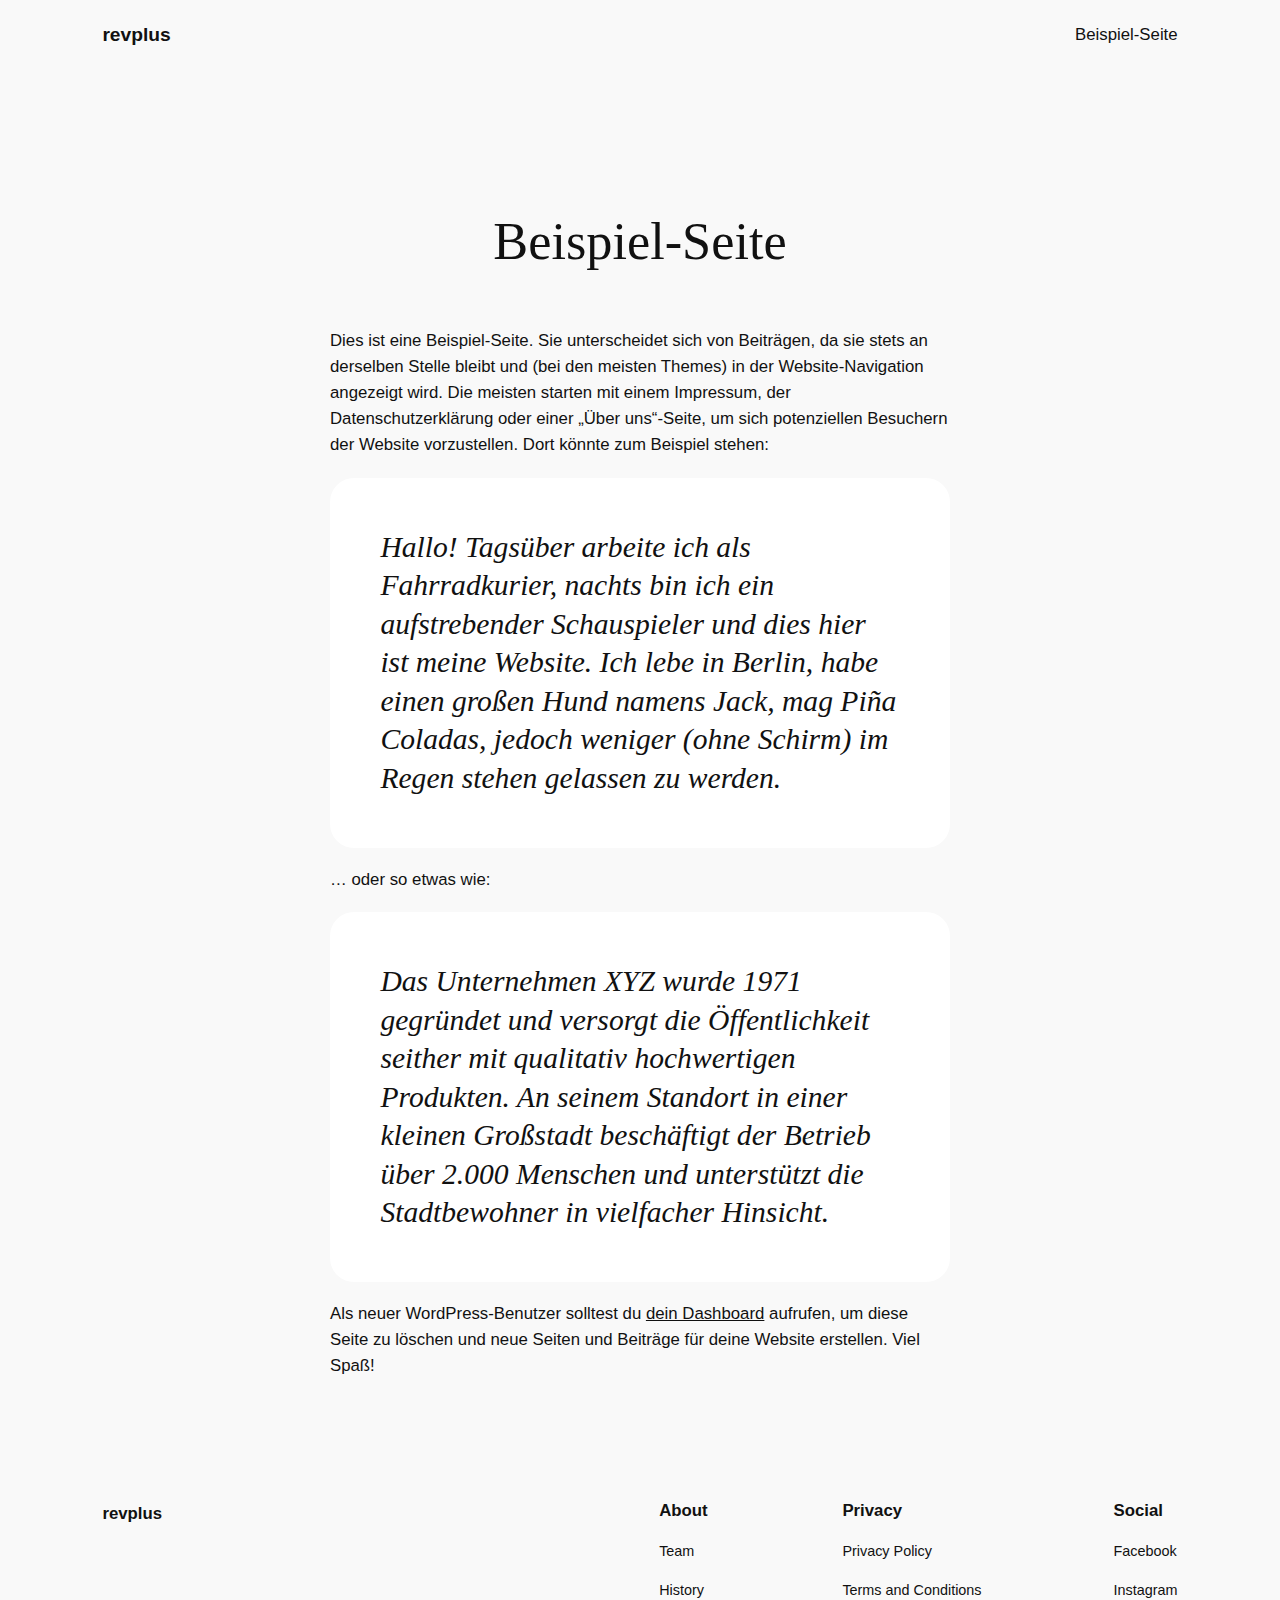
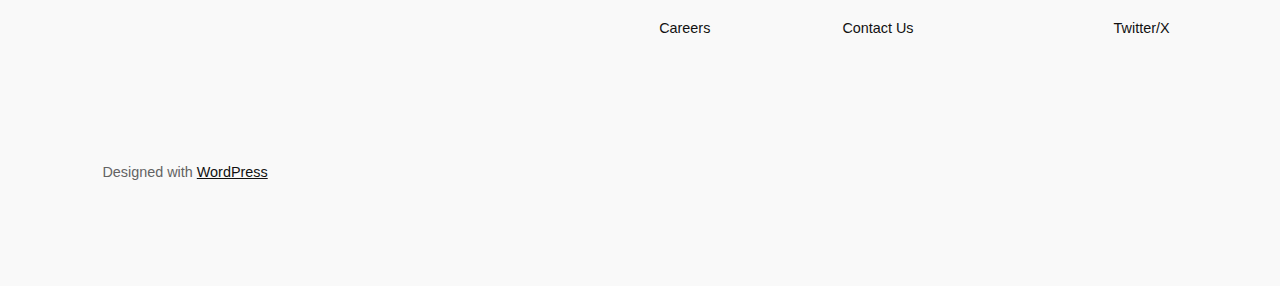
<file: beispiel-seite/index.html>
<!DOCTYPE html>
<html lang="de-DE">
<head>
	<meta charset="UTF-8">
	<meta name="viewport" content="width=device-width, initial-scale=1">
<meta name="robots" content="noindex, nofollow">
<title>Beispiel-Seite &#8211; revplus</title>
<link rel="alternate" type="application/rss+xml" title="revplus &raquo; Feed" href="https://mohamedjbeili.github.io/revplus-shop/feed/">
<link rel="alternate" type="application/rss+xml" title="revplus &raquo; Kommentar-Feed" href="https://mohamedjbeili.github.io/revplus-shop/comments/feed/">
<link rel="alternate" type="application/rss+xml" title="revplus &raquo; Beispiel-Seite Kommentar-Feed" href="https://mohamedjbeili.github.io/revplus-shop/beispiel-seite/feed/">
<script>
window._wpemojiSettings = {"baseUrl":"https:\/\/s.w.org\/images\/core\/emoji\/14.0.0\/72x72\/","ext":".png","svgUrl":"https:\/\/s.w.org\/images\/core\/emoji\/14.0.0\/svg\/","svgExt":".svg","source":{"concatemoji":"https:\/\/mohamedjbeili.github.io\/revplus-shop\/wp-includes\/js\/wp-emoji-release.min.js?ver=6.4.3"}};
/*! This file is auto-generated */
!function(i,n){var o,s,e;function c(e){try{var t={supportTests:e,timestamp:(new Date).valueOf()};sessionStorage.setItem(o,JSON.stringify(t))}catch(e){}}function p(e,t,n){e.clearRect(0,0,e.canvas.width,e.canvas.height),e.fillText(t,0,0);var t=new Uint32Array(e.getImageData(0,0,e.canvas.width,e.canvas.height).data),r=(e.clearRect(0,0,e.canvas.width,e.canvas.height),e.fillText(n,0,0),new Uint32Array(e.getImageData(0,0,e.canvas.width,e.canvas.height).data));return t.every(function(e,t){return e===r[t]})}function u(e,t,n){switch(t){case"flag":return n(e,"🏳️‍⚧️","🏳️​⚧️")?!1:!n(e,"🇺🇳","🇺​🇳")&&!n(e,"🏴󠁧󠁢󠁥󠁮󠁧󠁿","🏴​󠁧​󠁢​󠁥​󠁮​󠁧​󠁿");case"emoji":return!n(e,"🫱🏻‍🫲🏿","🫱🏻​🫲🏿")}return!1}function f(e,t,n){var r="undefined"!=typeof WorkerGlobalScope&&self instanceof WorkerGlobalScope?new OffscreenCanvas(300,150):i.createElement("canvas"),a=r.getContext("2d",{willReadFrequently:!0}),o=(a.textBaseline="top",a.font="600 32px Arial",{});return e.forEach(function(e){o[e]=t(a,e,n)}),o}function t(e){var t=i.createElement("script");t.src=e,t.defer=!0,i.head.appendChild(t)}"undefined"!=typeof Promise&&(o="wpEmojiSettingsSupports",s=["flag","emoji"],n.supports={everything:!0,everythingExceptFlag:!0},e=new Promise(function(e){i.addEventListener("DOMContentLoaded",e,{once:!0})}),new Promise(function(t){var n=function(){try{var e=JSON.parse(sessionStorage.getItem(o));if("object"==typeof e&&"number"==typeof e.timestamp&&(new Date).valueOf()<e.timestamp+604800&&"object"==typeof e.supportTests)return e.supportTests}catch(e){}return null}();if(!n){if("undefined"!=typeof Worker&&"undefined"!=typeof OffscreenCanvas&&"undefined"!=typeof URL&&URL.createObjectURL&&"undefined"!=typeof Blob)try{var e="postMessage("+f.toString()+"("+[JSON.stringify(s),u.toString(),p.toString()].join(",")+"));",r=new Blob([e],{type:"text/javascript"}),a=new Worker(URL.createObjectURL(r),{name:"wpTestEmojiSupports"});return void(a.onmessage=function(e){c(n=e.data),a.terminate(),t(n)})}catch(e){}c(n=f(s,u,p))}t(n)}).then(function(e){for(var t in e)n.supports[t]=e[t],n.supports.everything=n.supports.everything&&n.supports[t],"flag"!==t&&(n.supports.everythingExceptFlag=n.supports.everythingExceptFlag&&n.supports[t]);n.supports.everythingExceptFlag=n.supports.everythingExceptFlag&&!n.supports.flag,n.DOMReady=!1,n.readyCallback=function(){n.DOMReady=!0}}).then(function(){return e}).then(function(){var e;n.supports.everything||(n.readyCallback(),(e=n.source||{}).concatemoji?t(e.concatemoji):e.wpemoji&&e.twemoji&&(t(e.twemoji),t(e.wpemoji)))}))}((window,document),window._wpemojiSettings);
</script>
<style id="wp-block-site-logo-inline-css">.wp-block-site-logo{box-sizing:border-box;line-height:0}.wp-block-site-logo a{display:inline-block;line-height:0}.wp-block-site-logo.is-default-size img{height:auto;width:120px}.wp-block-site-logo img{height:auto;max-width:100%}.wp-block-site-logo a,.wp-block-site-logo img{border-radius:inherit}.wp-block-site-logo.aligncenter{margin-left:auto;margin-right:auto;text-align:center}.wp-block-site-logo.is-style-rounded{border-radius:9999px}</style>
<style id="wp-block-site-title-inline-css">.wp-block-site-title a{color:inherit}
.wp-block-site-title{font-family: var(--wp--preset--font-family--body);font-size: clamp(0.875rem, 0.875rem + ((1vw - 0.2rem) * 0.542), 1.2rem);font-style: normal;font-weight: 600;}
.wp-block-site-title a:where(:not(.wp-element-button)){text-decoration: none;}
.wp-block-site-title a:where(:not(.wp-element-button)):hover{text-decoration: none;}</style>
<style id="wp-block-group-inline-css">.wp-block-group{box-sizing:border-box}</style>
<style id="wp-block-page-list-inline-css">.wp-block-navigation .wp-block-page-list{align-items:var(--navigation-layout-align,initial);background-color:inherit;display:flex;flex-direction:var(--navigation-layout-direction,initial);flex-wrap:var(--navigation-layout-wrap,wrap);justify-content:var(--navigation-layout-justify,initial)}.wp-block-navigation .wp-block-navigation-item{background-color:inherit}</style>
<link rel="stylesheet" id="wp-block-navigation-css" href="https://mohamedjbeili.github.io/revplus-shop/wp-includes/blocks/navigation/style.min.css?ver=6.4.3" media="all">
<style id="wp-block-navigation-inline-css">.wp-block-navigation{font-weight: 500;}
.wp-block-navigation a:where(:not(.wp-element-button)){color: inherit;text-decoration: none;}
.wp-block-navigation a:where(:not(.wp-element-button)):hover{text-decoration: underline;}</style>
<style id="wp-block-spacer-inline-css">.wp-block-spacer{clear:both}</style>
<style id="wp-block-post-title-inline-css">.wp-block-post-title{box-sizing:border-box;word-break:break-word}.wp-block-post-title a{display:inline-block}
.wp-block-post-title a:where(:not(.wp-element-button)){text-decoration: none;}
.wp-block-post-title a:where(:not(.wp-element-button)):hover{text-decoration: underline;}</style>
<style id="wp-block-post-featured-image-inline-css">.wp-block-post-featured-image{margin-left:0;margin-right:0}.wp-block-post-featured-image a{display:block;height:100%}.wp-block-post-featured-image img{box-sizing:border-box;height:auto;max-width:100%;vertical-align:bottom;width:100%}.wp-block-post-featured-image.alignfull img,.wp-block-post-featured-image.alignwide img{width:100%}.wp-block-post-featured-image .wp-block-post-featured-image__overlay.has-background-dim{background-color:#000;inset:0;position:absolute}.wp-block-post-featured-image{position:relative}.wp-block-post-featured-image .wp-block-post-featured-image__overlay.has-background-gradient{background-color:transparent}.wp-block-post-featured-image .wp-block-post-featured-image__overlay.has-background-dim-0{opacity:0}.wp-block-post-featured-image .wp-block-post-featured-image__overlay.has-background-dim-10{opacity:.1}.wp-block-post-featured-image .wp-block-post-featured-image__overlay.has-background-dim-20{opacity:.2}.wp-block-post-featured-image .wp-block-post-featured-image__overlay.has-background-dim-30{opacity:.3}.wp-block-post-featured-image .wp-block-post-featured-image__overlay.has-background-dim-40{opacity:.4}.wp-block-post-featured-image .wp-block-post-featured-image__overlay.has-background-dim-50{opacity:.5}.wp-block-post-featured-image .wp-block-post-featured-image__overlay.has-background-dim-60{opacity:.6}.wp-block-post-featured-image .wp-block-post-featured-image__overlay.has-background-dim-70{opacity:.7}.wp-block-post-featured-image .wp-block-post-featured-image__overlay.has-background-dim-80{opacity:.8}.wp-block-post-featured-image .wp-block-post-featured-image__overlay.has-background-dim-90{opacity:.9}.wp-block-post-featured-image .wp-block-post-featured-image__overlay.has-background-dim-100{opacity:1}.wp-block-post-featured-image:where(.alignleft,.alignright){width:100%}
.wp-block-post-featured-image img, .wp-block-post-featured-image .block-editor-media-placeholder, .wp-block-post-featured-image .wp-block-post-featured-image__overlay{border-radius: var(--wp--preset--spacing--20);}</style>
<style id="wp-block-paragraph-inline-css">.is-small-text{font-size:.875em}.is-regular-text{font-size:1em}.is-large-text{font-size:2.25em}.is-larger-text{font-size:3em}.has-drop-cap:not(:focus):first-letter{float:left;font-size:8.4em;font-style:normal;font-weight:100;line-height:.68;margin:.05em .1em 0 0;text-transform:uppercase}body.rtl .has-drop-cap:not(:focus):first-letter{float:none;margin-left:.1em}p.has-drop-cap.has-background{overflow:hidden}p.has-background{padding:1.25em 2.375em}:where(p.has-text-color:not(.has-link-color)) a{color:inherit}p.has-text-align-left[style*="writing-mode:vertical-lr"],p.has-text-align-right[style*="writing-mode:vertical-rl"]{rotate:180deg}</style>
<style id="wp-block-quote-inline-css">.wp-block-quote{box-sizing:border-box;overflow-wrap:break-word}.wp-block-quote.is-large:where(:not(.is-style-plain)),.wp-block-quote.is-style-large:where(:not(.is-style-plain)){margin-bottom:1em;padding:0 1em}.wp-block-quote.is-large:where(:not(.is-style-plain)) p,.wp-block-quote.is-style-large:where(:not(.is-style-plain)) p{font-size:1.5em;font-style:italic;line-height:1.6}.wp-block-quote.is-large:where(:not(.is-style-plain)) cite,.wp-block-quote.is-large:where(:not(.is-style-plain)) footer,.wp-block-quote.is-style-large:where(:not(.is-style-plain)) cite,.wp-block-quote.is-style-large:where(:not(.is-style-plain)) footer{font-size:1.125em;text-align:right}
.wp-block-quote{background-color: var(--wp--preset--color--base-2);border-radius: var(--wp--preset--spacing--20);font-family: var(--wp--preset--font-family--heading);font-size: var(--wp--preset--font-size--large);font-style: italic;line-height: 1.3;padding-top: calc(var(--wp--preset--spacing--30) + 0.75rem);padding-right: calc(var(--wp--preset--spacing--30) + 0.75rem);padding-bottom: calc(var(--wp--preset--spacing--30) + 0.75rem);padding-left: calc(var(--wp--preset--spacing--30) + 0.75rem);}.is-style-plain.is-style-plain.wp-block-quote{background-color: transparent;border-radius: 0;border-color: var(--wp--preset--color--contrast);border-width: 0;border-style: solid;font-family: var(--wp--preset--font-family--body);font-size: var(--wp--preset--font-size--medium);font-style: normal;line-height: 1.5;padding-top: var(--wp--preset--spacing--20);padding-right: var(--wp--preset--spacing--20);padding-bottom: var(--wp--preset--spacing--20);padding-left: var(--wp--preset--spacing--20);}
.wp-block-quote cite{font-family: var(--wp--preset--font-family--body);font-size: var(--wp--preset--font-size--small);font-style: normal;}</style>
<style id="wp-block-site-tagline-inline-css">.wp-block-site-tagline{color: var(--wp--preset--color--contrast-2);font-size: var(--wp--preset--font-size--small);}</style>
<style id="wp-block-heading-inline-css">h1.has-background,h2.has-background,h3.has-background,h4.has-background,h5.has-background,h6.has-background{padding:1.25em 2.375em}h1.has-text-align-left[style*=writing-mode]:where([style*=vertical-lr]),h1.has-text-align-right[style*=writing-mode]:where([style*=vertical-rl]),h2.has-text-align-left[style*=writing-mode]:where([style*=vertical-lr]),h2.has-text-align-right[style*=writing-mode]:where([style*=vertical-rl]),h3.has-text-align-left[style*=writing-mode]:where([style*=vertical-lr]),h3.has-text-align-right[style*=writing-mode]:where([style*=vertical-rl]),h4.has-text-align-left[style*=writing-mode]:where([style*=vertical-lr]),h4.has-text-align-right[style*=writing-mode]:where([style*=vertical-rl]),h5.has-text-align-left[style*=writing-mode]:where([style*=vertical-lr]),h5.has-text-align-right[style*=writing-mode]:where([style*=vertical-rl]),h6.has-text-align-left[style*=writing-mode]:where([style*=vertical-lr]),h6.has-text-align-right[style*=writing-mode]:where([style*=vertical-rl]){rotate:180deg}

				.is-style-asterisk:before {
					content: '';
					width: 1.5rem;
					height: 3rem;
					background: var(--wp--preset--color--contrast-2, currentColor);
					clip-path: path('M11.93.684v8.039l5.633-5.633 1.216 1.23-5.66 5.66h8.04v1.737H13.2l5.701 5.701-1.23 1.23-5.742-5.742V21h-1.737v-8.094l-5.77 5.77-1.23-1.217 5.743-5.742H.842V9.98h8.162l-5.701-5.7 1.23-1.231 5.66 5.66V.684h1.737Z');
					display: block;
				}

				/* Hide the asterisk if the heading has no content, to avoid using empty headings to display the asterisk only, which is an A11Y issue */
				.is-style-asterisk:empty:before {
					content: none;
				}

				.is-style-asterisk:-moz-only-whitespace:before {
					content: none;
				}

				.is-style-asterisk.has-text-align-center:before {
					margin: 0 auto;
				}

				.is-style-asterisk.has-text-align-right:before {
					margin-left: auto;
				}

				.rtl .is-style-asterisk.has-text-align-left:before {
					margin-right: auto;
				}</style>
<style id="wp-block-navigation-link-inline-css">.wp-block-navigation .wp-block-navigation-item__label{overflow-wrap:break-word}.wp-block-navigation .wp-block-navigation-item__description{display:none}

				.is-style-arrow-link .wp-block-navigation-item__label:after {
					content: "\2197";
					padding-inline-start: 0.25rem;
					vertical-align: middle;
					text-decoration: none;
					display: inline-block;
				}</style>
<style id="wp-block-columns-inline-css">.wp-block-columns{align-items:normal!important;box-sizing:border-box;display:flex;flex-wrap:wrap!important}@media (min-width:782px){.wp-block-columns{flex-wrap:nowrap!important}}.wp-block-columns.are-vertically-aligned-top{align-items:flex-start}.wp-block-columns.are-vertically-aligned-center{align-items:center}.wp-block-columns.are-vertically-aligned-bottom{align-items:flex-end}@media (max-width:781px){.wp-block-columns:not(.is-not-stacked-on-mobile)>.wp-block-column{flex-basis:100%!important}}@media (min-width:782px){.wp-block-columns:not(.is-not-stacked-on-mobile)>.wp-block-column{flex-basis:0;flex-grow:1}.wp-block-columns:not(.is-not-stacked-on-mobile)>.wp-block-column[style*=flex-basis]{flex-grow:0}}.wp-block-columns.is-not-stacked-on-mobile{flex-wrap:nowrap!important}.wp-block-columns.is-not-stacked-on-mobile>.wp-block-column{flex-basis:0;flex-grow:1}.wp-block-columns.is-not-stacked-on-mobile>.wp-block-column[style*=flex-basis]{flex-grow:0}:where(.wp-block-columns){margin-bottom:1.75em}:where(.wp-block-columns.has-background){padding:1.25em 2.375em}.wp-block-column{flex-grow:1;min-width:0;overflow-wrap:break-word;word-break:break-word}.wp-block-column.is-vertically-aligned-top{align-self:flex-start}.wp-block-column.is-vertically-aligned-center{align-self:center}.wp-block-column.is-vertically-aligned-bottom{align-self:flex-end}.wp-block-column.is-vertically-aligned-stretch{align-self:stretch}.wp-block-column.is-vertically-aligned-bottom,.wp-block-column.is-vertically-aligned-center,.wp-block-column.is-vertically-aligned-top{width:100%}</style>
<style id="wp-emoji-styles-inline-css">img.wp-smiley, img.emoji {
		display: inline !important;
		border: none !important;
		box-shadow: none !important;
		height: 1em !important;
		width: 1em !important;
		margin: 0 0.07em !important;
		vertical-align: -0.1em !important;
		background: none !important;
		padding: 0 !important;
	}</style>
<style id="wp-block-library-inline-css">:root{--wp-admin-theme-color:#007cba;--wp-admin-theme-color--rgb:0,124,186;--wp-admin-theme-color-darker-10:#006ba1;--wp-admin-theme-color-darker-10--rgb:0,107,161;--wp-admin-theme-color-darker-20:#005a87;--wp-admin-theme-color-darker-20--rgb:0,90,135;--wp-admin-border-width-focus:2px;--wp-block-synced-color:#7a00df;--wp-block-synced-color--rgb:122,0,223}@media (min-resolution:192dpi){:root{--wp-admin-border-width-focus:1.5px}}.wp-element-button{cursor:pointer}:root{--wp--preset--font-size--normal:16px;--wp--preset--font-size--huge:42px}:root .has-very-light-gray-background-color{background-color:#eee}:root .has-very-dark-gray-background-color{background-color:#313131}:root .has-very-light-gray-color{color:#eee}:root .has-very-dark-gray-color{color:#313131}:root .has-vivid-green-cyan-to-vivid-cyan-blue-gradient-background{background:linear-gradient(135deg,#00d084,#0693e3)}:root .has-purple-crush-gradient-background{background:linear-gradient(135deg,#34e2e4,#4721fb 50%,#ab1dfe)}:root .has-hazy-dawn-gradient-background{background:linear-gradient(135deg,#faaca8,#dad0ec)}:root .has-subdued-olive-gradient-background{background:linear-gradient(135deg,#fafae1,#67a671)}:root .has-atomic-cream-gradient-background{background:linear-gradient(135deg,#fdd79a,#004a59)}:root .has-nightshade-gradient-background{background:linear-gradient(135deg,#330968,#31cdcf)}:root .has-midnight-gradient-background{background:linear-gradient(135deg,#020381,#2874fc)}.has-regular-font-size{font-size:1em}.has-larger-font-size{font-size:2.625em}.has-normal-font-size{font-size:var(--wp--preset--font-size--normal)}.has-huge-font-size{font-size:var(--wp--preset--font-size--huge)}.has-text-align-center{text-align:center}.has-text-align-left{text-align:left}.has-text-align-right{text-align:right}#end-resizable-editor-section{display:none}.aligncenter{clear:both}.items-justified-left{justify-content:flex-start}.items-justified-center{justify-content:center}.items-justified-right{justify-content:flex-end}.items-justified-space-between{justify-content:space-between}.screen-reader-text{clip:rect(1px,1px,1px,1px);word-wrap:normal!important;border:0;-webkit-clip-path:inset(50%);clip-path:inset(50%);height:1px;margin:-1px;overflow:hidden;padding:0;position:absolute;width:1px}.screen-reader-text:focus{clip:auto!important;background-color:#ddd;-webkit-clip-path:none;clip-path:none;color:#444;display:block;font-size:1em;height:auto;left:5px;line-height:normal;padding:15px 23px 14px;text-decoration:none;top:5px;width:auto;z-index:100000}html :where(.has-border-color){border-style:solid}html :where([style*=border-top-color]){border-top-style:solid}html :where([style*=border-right-color]){border-right-style:solid}html :where([style*=border-bottom-color]){border-bottom-style:solid}html :where([style*=border-left-color]){border-left-style:solid}html :where([style*=border-width]){border-style:solid}html :where([style*=border-top-width]){border-top-style:solid}html :where([style*=border-right-width]){border-right-style:solid}html :where([style*=border-bottom-width]){border-bottom-style:solid}html :where([style*=border-left-width]){border-left-style:solid}html :where(img[class*=wp-image-]){height:auto;max-width:100%}:where(figure){margin:0 0 1em}html :where(.is-position-sticky){--wp-admin--admin-bar--position-offset:var(--wp-admin--admin-bar--height,0px)}@media screen and (max-width:600px){html :where(.is-position-sticky){--wp-admin--admin-bar--position-offset:0px}}</style>
<style id="global-styles-inline-css">body{--wp--preset--color--black: #000000;--wp--preset--color--cyan-bluish-gray: #abb8c3;--wp--preset--color--white: #ffffff;--wp--preset--color--pale-pink: #f78da7;--wp--preset--color--vivid-red: #cf2e2e;--wp--preset--color--luminous-vivid-orange: #ff6900;--wp--preset--color--luminous-vivid-amber: #fcb900;--wp--preset--color--light-green-cyan: #7bdcb5;--wp--preset--color--vivid-green-cyan: #00d084;--wp--preset--color--pale-cyan-blue: #8ed1fc;--wp--preset--color--vivid-cyan-blue: #0693e3;--wp--preset--color--vivid-purple: #9b51e0;--wp--preset--color--base: #f9f9f9;--wp--preset--color--base-2: #ffffff;--wp--preset--color--contrast: #111111;--wp--preset--color--contrast-2: #636363;--wp--preset--color--contrast-3: #A4A4A4;--wp--preset--color--accent: #cfcabe;--wp--preset--color--accent-2: #c2a990;--wp--preset--color--accent-3: #d8613c;--wp--preset--color--accent-4: #b1c5a4;--wp--preset--color--accent-5: #b5bdbc;--wp--preset--gradient--vivid-cyan-blue-to-vivid-purple: linear-gradient(135deg,rgba(6,147,227,1) 0%,rgb(155,81,224) 100%);--wp--preset--gradient--light-green-cyan-to-vivid-green-cyan: linear-gradient(135deg,rgb(122,220,180) 0%,rgb(0,208,130) 100%);--wp--preset--gradient--luminous-vivid-amber-to-luminous-vivid-orange: linear-gradient(135deg,rgba(252,185,0,1) 0%,rgba(255,105,0,1) 100%);--wp--preset--gradient--luminous-vivid-orange-to-vivid-red: linear-gradient(135deg,rgba(255,105,0,1) 0%,rgb(207,46,46) 100%);--wp--preset--gradient--very-light-gray-to-cyan-bluish-gray: linear-gradient(135deg,rgb(238,238,238) 0%,rgb(169,184,195) 100%);--wp--preset--gradient--cool-to-warm-spectrum: linear-gradient(135deg,rgb(74,234,220) 0%,rgb(151,120,209) 20%,rgb(207,42,186) 40%,rgb(238,44,130) 60%,rgb(251,105,98) 80%,rgb(254,248,76) 100%);--wp--preset--gradient--blush-light-purple: linear-gradient(135deg,rgb(255,206,236) 0%,rgb(152,150,240) 100%);--wp--preset--gradient--blush-bordeaux: linear-gradient(135deg,rgb(254,205,165) 0%,rgb(254,45,45) 50%,rgb(107,0,62) 100%);--wp--preset--gradient--luminous-dusk: linear-gradient(135deg,rgb(255,203,112) 0%,rgb(199,81,192) 50%,rgb(65,88,208) 100%);--wp--preset--gradient--pale-ocean: linear-gradient(135deg,rgb(255,245,203) 0%,rgb(182,227,212) 50%,rgb(51,167,181) 100%);--wp--preset--gradient--electric-grass: linear-gradient(135deg,rgb(202,248,128) 0%,rgb(113,206,126) 100%);--wp--preset--gradient--midnight: linear-gradient(135deg,rgb(2,3,129) 0%,rgb(40,116,252) 100%);--wp--preset--gradient--gradient-1: linear-gradient(to bottom, #cfcabe 0%, #F9F9F9 100%);--wp--preset--gradient--gradient-2: linear-gradient(to bottom, #C2A990 0%, #F9F9F9 100%);--wp--preset--gradient--gradient-3: linear-gradient(to bottom, #D8613C 0%, #F9F9F9 100%);--wp--preset--gradient--gradient-4: linear-gradient(to bottom, #B1C5A4 0%, #F9F9F9 100%);--wp--preset--gradient--gradient-5: linear-gradient(to bottom, #B5BDBC 0%, #F9F9F9 100%);--wp--preset--gradient--gradient-6: linear-gradient(to bottom, #A4A4A4 0%, #F9F9F9 100%);--wp--preset--gradient--gradient-7: linear-gradient(to bottom, #cfcabe 50%, #F9F9F9 50%);--wp--preset--gradient--gradient-8: linear-gradient(to bottom, #C2A990 50%, #F9F9F9 50%);--wp--preset--gradient--gradient-9: linear-gradient(to bottom, #D8613C 50%, #F9F9F9 50%);--wp--preset--gradient--gradient-10: linear-gradient(to bottom, #B1C5A4 50%, #F9F9F9 50%);--wp--preset--gradient--gradient-11: linear-gradient(to bottom, #B5BDBC 50%, #F9F9F9 50%);--wp--preset--gradient--gradient-12: linear-gradient(to bottom, #A4A4A4 50%, #F9F9F9 50%);--wp--preset--font-size--small: 0.9rem;--wp--preset--font-size--medium: 1.05rem;--wp--preset--font-size--large: clamp(1.39rem, 1.39rem + ((1vw - 0.2rem) * 0.767), 1.85rem);--wp--preset--font-size--x-large: clamp(1.85rem, 1.85rem + ((1vw - 0.2rem) * 1.083), 2.5rem);--wp--preset--font-size--xx-large: clamp(2.5rem, 2.5rem + ((1vw - 0.2rem) * 1.283), 3.27rem);--wp--preset--font-family--body: "Inter", sans-serif;--wp--preset--font-family--heading: Cardo;--wp--preset--font-family--system-sans-serif: -apple-system, BlinkMacSystemFont, avenir next, avenir, segoe ui, helvetica neue, helvetica, Cantarell, Ubuntu, roboto, noto, arial, sans-serif;--wp--preset--font-family--system-serif: Iowan Old Style, Apple Garamond, Baskerville, Times New Roman, Droid Serif, Times, Source Serif Pro, serif, Apple Color Emoji, Segoe UI Emoji, Segoe UI Symbol;--wp--preset--spacing--10: 1rem;--wp--preset--spacing--20: min(1.5rem, 2vw);--wp--preset--spacing--30: min(2.5rem, 3vw);--wp--preset--spacing--40: min(4rem, 5vw);--wp--preset--spacing--50: min(6.5rem, 8vw);--wp--preset--spacing--60: min(10.5rem, 13vw);--wp--preset--shadow--natural: 6px 6px 9px rgba(0, 0, 0, 0.2);--wp--preset--shadow--deep: 12px 12px 50px rgba(0, 0, 0, 0.4);--wp--preset--shadow--sharp: 6px 6px 0px rgba(0, 0, 0, 0.2);--wp--preset--shadow--outlined: 6px 6px 0px -3px rgba(255, 255, 255, 1), 6px 6px rgba(0, 0, 0, 1);--wp--preset--shadow--crisp: 6px 6px 0px rgba(0, 0, 0, 1);}body { margin: 0;--wp--style--global--content-size: 620px;--wp--style--global--wide-size: 1280px; }.wp-site-blocks { padding-top: var(--wp--style--root--padding-top); padding-bottom: var(--wp--style--root--padding-bottom); }.has-global-padding { padding-right: var(--wp--style--root--padding-right); padding-left: var(--wp--style--root--padding-left); }.has-global-padding :where(.has-global-padding:not(.wp-block-block)) { padding-right: 0; padding-left: 0; }.has-global-padding > .alignfull { margin-right: calc(var(--wp--style--root--padding-right) * -1); margin-left: calc(var(--wp--style--root--padding-left) * -1); }.has-global-padding :where(.has-global-padding:not(.wp-block-block)) > .alignfull { margin-right: 0; margin-left: 0; }.has-global-padding > .alignfull:where(:not(.has-global-padding):not(.is-layout-flex):not(.is-layout-grid)) > :where([class*="wp-block-"]:not(.alignfull):not([class*="__"]),p,h1,h2,h3,h4,h5,h6,ul,ol) { padding-right: var(--wp--style--root--padding-right); padding-left: var(--wp--style--root--padding-left); }.has-global-padding :where(.has-global-padding) > .alignfull:where(:not(.has-global-padding)) > :where([class*="wp-block-"]:not(.alignfull):not([class*="__"]),p,h1,h2,h3,h4,h5,h6,ul,ol) { padding-right: 0; padding-left: 0; }.wp-site-blocks > .alignleft { float: left; margin-right: 2em; }.wp-site-blocks > .alignright { float: right; margin-left: 2em; }.wp-site-blocks > .aligncenter { justify-content: center; margin-left: auto; margin-right: auto; }:where(.wp-site-blocks) > * { margin-block-start: 1.2rem; margin-block-end: 0; }:where(.wp-site-blocks) > :first-child:first-child { margin-block-start: 0; }:where(.wp-site-blocks) > :last-child:last-child { margin-block-end: 0; }body { --wp--style--block-gap: 1.2rem; }:where(body .is-layout-flow)  > :first-child:first-child{margin-block-start: 0;}:where(body .is-layout-flow)  > :last-child:last-child{margin-block-end: 0;}:where(body .is-layout-flow)  > *{margin-block-start: 1.2rem;margin-block-end: 0;}:where(body .is-layout-constrained)  > :first-child:first-child{margin-block-start: 0;}:where(body .is-layout-constrained)  > :last-child:last-child{margin-block-end: 0;}:where(body .is-layout-constrained)  > *{margin-block-start: 1.2rem;margin-block-end: 0;}:where(body .is-layout-flex) {gap: 1.2rem;}:where(body .is-layout-grid) {gap: 1.2rem;}body .is-layout-flow > .alignleft{float: left;margin-inline-start: 0;margin-inline-end: 2em;}body .is-layout-flow > .alignright{float: right;margin-inline-start: 2em;margin-inline-end: 0;}body .is-layout-flow > .aligncenter{margin-left: auto !important;margin-right: auto !important;}body .is-layout-constrained > .alignleft{float: left;margin-inline-start: 0;margin-inline-end: 2em;}body .is-layout-constrained > .alignright{float: right;margin-inline-start: 2em;margin-inline-end: 0;}body .is-layout-constrained > .aligncenter{margin-left: auto !important;margin-right: auto !important;}body .is-layout-constrained > :where(:not(.alignleft):not(.alignright):not(.alignfull)){max-width: var(--wp--style--global--content-size);margin-left: auto !important;margin-right: auto !important;}body .is-layout-constrained > .alignwide{max-width: var(--wp--style--global--wide-size);}body .is-layout-flex{display: flex;}body .is-layout-flex{flex-wrap: wrap;align-items: center;}body .is-layout-flex > *{margin: 0;}body .is-layout-grid{display: grid;}body .is-layout-grid > *{margin: 0;}body{background-color: var(--wp--preset--color--base);color: var(--wp--preset--color--contrast);font-family: var(--wp--preset--font-family--body);font-size: var(--wp--preset--font-size--medium);font-style: normal;font-weight: 400;line-height: 1.55;--wp--style--root--padding-top: 0px;--wp--style--root--padding-right: var(--wp--preset--spacing--50);--wp--style--root--padding-bottom: 0px;--wp--style--root--padding-left: var(--wp--preset--spacing--50);}a:where(:not(.wp-element-button)){color: var(--wp--preset--color--contrast);text-decoration: underline;}a:where(:not(.wp-element-button)):hover{text-decoration: none;}h1, h2, h3, h4, h5, h6{color: var(--wp--preset--color--contrast);font-family: var(--wp--preset--font-family--heading);font-weight: 400;line-height: 1.2;}h1{font-size: var(--wp--preset--font-size--xx-large);line-height: 1.15;}h2{font-size: var(--wp--preset--font-size--x-large);}h3{font-size: var(--wp--preset--font-size--large);}h4{font-size: clamp(1.1rem, 1.1rem + ((1vw - 0.2rem) * 0.767), 1.5rem);}h5{font-size: var(--wp--preset--font-size--medium);}h6{font-size: var(--wp--preset--font-size--small);}.wp-element-button, .wp-block-button__link{background-color: var(--wp--preset--color--contrast);border-radius: .33rem;border-color: var(--wp--preset--color--contrast);border-width: 0;color: var(--wp--preset--color--base);font-family: inherit;font-size: var(--wp--preset--font-size--small);font-style: normal;font-weight: 500;line-height: inherit;padding-top: 0.6rem;padding-right: 1rem;padding-bottom: 0.6rem;padding-left: 1rem;text-decoration: none;}.wp-element-button:hover, .wp-block-button__link:hover{background-color: var(--wp--preset--color--contrast-2);border-color: var(--wp--preset--color--contrast-2);color: var(--wp--preset--color--base);}.wp-element-button:focus, .wp-block-button__link:focus{background-color: var(--wp--preset--color--contrast-2);border-color: var(--wp--preset--color--contrast-2);color: var(--wp--preset--color--base);outline-color: var(--wp--preset--color--contrast);outline-offset: 2px;outline-style: dotted;outline-width: 1px;}.wp-element-button:active, .wp-block-button__link:active{background-color: var(--wp--preset--color--contrast);color: var(--wp--preset--color--base);}.wp-element-caption, .wp-block-audio figcaption, .wp-block-embed figcaption, .wp-block-gallery figcaption, .wp-block-image figcaption, .wp-block-table figcaption, .wp-block-video figcaption{color: var(--wp--preset--color--contrast-2);font-family: var(--wp--preset--font-family--body);font-size: 0.8rem;}.has-black-color{color: var(--wp--preset--color--black) !important;}.has-cyan-bluish-gray-color{color: var(--wp--preset--color--cyan-bluish-gray) !important;}.has-white-color{color: var(--wp--preset--color--white) !important;}.has-pale-pink-color{color: var(--wp--preset--color--pale-pink) !important;}.has-vivid-red-color{color: var(--wp--preset--color--vivid-red) !important;}.has-luminous-vivid-orange-color{color: var(--wp--preset--color--luminous-vivid-orange) !important;}.has-luminous-vivid-amber-color{color: var(--wp--preset--color--luminous-vivid-amber) !important;}.has-light-green-cyan-color{color: var(--wp--preset--color--light-green-cyan) !important;}.has-vivid-green-cyan-color{color: var(--wp--preset--color--vivid-green-cyan) !important;}.has-pale-cyan-blue-color{color: var(--wp--preset--color--pale-cyan-blue) !important;}.has-vivid-cyan-blue-color{color: var(--wp--preset--color--vivid-cyan-blue) !important;}.has-vivid-purple-color{color: var(--wp--preset--color--vivid-purple) !important;}.has-base-color{color: var(--wp--preset--color--base) !important;}.has-base-2-color{color: var(--wp--preset--color--base-2) !important;}.has-contrast-color{color: var(--wp--preset--color--contrast) !important;}.has-contrast-2-color{color: var(--wp--preset--color--contrast-2) !important;}.has-contrast-3-color{color: var(--wp--preset--color--contrast-3) !important;}.has-accent-color{color: var(--wp--preset--color--accent) !important;}.has-accent-2-color{color: var(--wp--preset--color--accent-2) !important;}.has-accent-3-color{color: var(--wp--preset--color--accent-3) !important;}.has-accent-4-color{color: var(--wp--preset--color--accent-4) !important;}.has-accent-5-color{color: var(--wp--preset--color--accent-5) !important;}.has-black-background-color{background-color: var(--wp--preset--color--black) !important;}.has-cyan-bluish-gray-background-color{background-color: var(--wp--preset--color--cyan-bluish-gray) !important;}.has-white-background-color{background-color: var(--wp--preset--color--white) !important;}.has-pale-pink-background-color{background-color: var(--wp--preset--color--pale-pink) !important;}.has-vivid-red-background-color{background-color: var(--wp--preset--color--vivid-red) !important;}.has-luminous-vivid-orange-background-color{background-color: var(--wp--preset--color--luminous-vivid-orange) !important;}.has-luminous-vivid-amber-background-color{background-color: var(--wp--preset--color--luminous-vivid-amber) !important;}.has-light-green-cyan-background-color{background-color: var(--wp--preset--color--light-green-cyan) !important;}.has-vivid-green-cyan-background-color{background-color: var(--wp--preset--color--vivid-green-cyan) !important;}.has-pale-cyan-blue-background-color{background-color: var(--wp--preset--color--pale-cyan-blue) !important;}.has-vivid-cyan-blue-background-color{background-color: var(--wp--preset--color--vivid-cyan-blue) !important;}.has-vivid-purple-background-color{background-color: var(--wp--preset--color--vivid-purple) !important;}.has-base-background-color{background-color: var(--wp--preset--color--base) !important;}.has-base-2-background-color{background-color: var(--wp--preset--color--base-2) !important;}.has-contrast-background-color{background-color: var(--wp--preset--color--contrast) !important;}.has-contrast-2-background-color{background-color: var(--wp--preset--color--contrast-2) !important;}.has-contrast-3-background-color{background-color: var(--wp--preset--color--contrast-3) !important;}.has-accent-background-color{background-color: var(--wp--preset--color--accent) !important;}.has-accent-2-background-color{background-color: var(--wp--preset--color--accent-2) !important;}.has-accent-3-background-color{background-color: var(--wp--preset--color--accent-3) !important;}.has-accent-4-background-color{background-color: var(--wp--preset--color--accent-4) !important;}.has-accent-5-background-color{background-color: var(--wp--preset--color--accent-5) !important;}.has-black-border-color{border-color: var(--wp--preset--color--black) !important;}.has-cyan-bluish-gray-border-color{border-color: var(--wp--preset--color--cyan-bluish-gray) !important;}.has-white-border-color{border-color: var(--wp--preset--color--white) !important;}.has-pale-pink-border-color{border-color: var(--wp--preset--color--pale-pink) !important;}.has-vivid-red-border-color{border-color: var(--wp--preset--color--vivid-red) !important;}.has-luminous-vivid-orange-border-color{border-color: var(--wp--preset--color--luminous-vivid-orange) !important;}.has-luminous-vivid-amber-border-color{border-color: var(--wp--preset--color--luminous-vivid-amber) !important;}.has-light-green-cyan-border-color{border-color: var(--wp--preset--color--light-green-cyan) !important;}.has-vivid-green-cyan-border-color{border-color: var(--wp--preset--color--vivid-green-cyan) !important;}.has-pale-cyan-blue-border-color{border-color: var(--wp--preset--color--pale-cyan-blue) !important;}.has-vivid-cyan-blue-border-color{border-color: var(--wp--preset--color--vivid-cyan-blue) !important;}.has-vivid-purple-border-color{border-color: var(--wp--preset--color--vivid-purple) !important;}.has-base-border-color{border-color: var(--wp--preset--color--base) !important;}.has-base-2-border-color{border-color: var(--wp--preset--color--base-2) !important;}.has-contrast-border-color{border-color: var(--wp--preset--color--contrast) !important;}.has-contrast-2-border-color{border-color: var(--wp--preset--color--contrast-2) !important;}.has-contrast-3-border-color{border-color: var(--wp--preset--color--contrast-3) !important;}.has-accent-border-color{border-color: var(--wp--preset--color--accent) !important;}.has-accent-2-border-color{border-color: var(--wp--preset--color--accent-2) !important;}.has-accent-3-border-color{border-color: var(--wp--preset--color--accent-3) !important;}.has-accent-4-border-color{border-color: var(--wp--preset--color--accent-4) !important;}.has-accent-5-border-color{border-color: var(--wp--preset--color--accent-5) !important;}.has-vivid-cyan-blue-to-vivid-purple-gradient-background{background: var(--wp--preset--gradient--vivid-cyan-blue-to-vivid-purple) !important;}.has-light-green-cyan-to-vivid-green-cyan-gradient-background{background: var(--wp--preset--gradient--light-green-cyan-to-vivid-green-cyan) !important;}.has-luminous-vivid-amber-to-luminous-vivid-orange-gradient-background{background: var(--wp--preset--gradient--luminous-vivid-amber-to-luminous-vivid-orange) !important;}.has-luminous-vivid-orange-to-vivid-red-gradient-background{background: var(--wp--preset--gradient--luminous-vivid-orange-to-vivid-red) !important;}.has-very-light-gray-to-cyan-bluish-gray-gradient-background{background: var(--wp--preset--gradient--very-light-gray-to-cyan-bluish-gray) !important;}.has-cool-to-warm-spectrum-gradient-background{background: var(--wp--preset--gradient--cool-to-warm-spectrum) !important;}.has-blush-light-purple-gradient-background{background: var(--wp--preset--gradient--blush-light-purple) !important;}.has-blush-bordeaux-gradient-background{background: var(--wp--preset--gradient--blush-bordeaux) !important;}.has-luminous-dusk-gradient-background{background: var(--wp--preset--gradient--luminous-dusk) !important;}.has-pale-ocean-gradient-background{background: var(--wp--preset--gradient--pale-ocean) !important;}.has-electric-grass-gradient-background{background: var(--wp--preset--gradient--electric-grass) !important;}.has-midnight-gradient-background{background: var(--wp--preset--gradient--midnight) !important;}.has-gradient-1-gradient-background{background: var(--wp--preset--gradient--gradient-1) !important;}.has-gradient-2-gradient-background{background: var(--wp--preset--gradient--gradient-2) !important;}.has-gradient-3-gradient-background{background: var(--wp--preset--gradient--gradient-3) !important;}.has-gradient-4-gradient-background{background: var(--wp--preset--gradient--gradient-4) !important;}.has-gradient-5-gradient-background{background: var(--wp--preset--gradient--gradient-5) !important;}.has-gradient-6-gradient-background{background: var(--wp--preset--gradient--gradient-6) !important;}.has-gradient-7-gradient-background{background: var(--wp--preset--gradient--gradient-7) !important;}.has-gradient-8-gradient-background{background: var(--wp--preset--gradient--gradient-8) !important;}.has-gradient-9-gradient-background{background: var(--wp--preset--gradient--gradient-9) !important;}.has-gradient-10-gradient-background{background: var(--wp--preset--gradient--gradient-10) !important;}.has-gradient-11-gradient-background{background: var(--wp--preset--gradient--gradient-11) !important;}.has-gradient-12-gradient-background{background: var(--wp--preset--gradient--gradient-12) !important;}.has-small-font-size{font-size: var(--wp--preset--font-size--small) !important;}.has-medium-font-size{font-size: var(--wp--preset--font-size--medium) !important;}.has-large-font-size{font-size: var(--wp--preset--font-size--large) !important;}.has-x-large-font-size{font-size: var(--wp--preset--font-size--x-large) !important;}.has-xx-large-font-size{font-size: var(--wp--preset--font-size--xx-large) !important;}.has-body-font-family{font-family: var(--wp--preset--font-family--body) !important;}.has-heading-font-family{font-family: var(--wp--preset--font-family--heading) !important;}.has-system-sans-serif-font-family{font-family: var(--wp--preset--font-family--system-sans-serif) !important;}.has-system-serif-font-family{font-family: var(--wp--preset--font-family--system-serif) !important;}
.wp-block-calendar.wp-block-calendar table:where(:not(.has-text-color)) th{background-color:var(--wp--preset--color--contrast-2);color:var(--wp--preset--color--base);border-color:var(--wp--preset--color--contrast-2)}.wp-block-calendar table:where(:not(.has-text-color)) td{border-color:var(--wp--preset--color--contrast-2)}.wp-block-categories{}.wp-block-categories{list-style-type:none;}.wp-block-categories li{margin-bottom: 0.5rem;}.wp-block-post-comments-form{}.wp-block-post-comments-form textarea, .wp-block-post-comments-form input{border-radius:.33rem}.wp-block-loginout{}.wp-block-loginout input{border-radius:.33rem;padding:calc(0.667em + 2px);border:1px solid #949494;}.wp-block-post-terms{}.wp-block-post-terms .wp-block-post-terms__prefix{color: var(--wp--preset--color--contrast-2);}.wp-block-query-title{}.wp-block-query-title span{font-style: italic;}.wp-block-quote{}.wp-block-quote :where(p){margin-block-start:0;margin-block-end:calc(var(--wp--preset--spacing--10) + 0.5rem);}.wp-block-quote :where(:last-child){margin-block-end:0;}.wp-block-quote.has-text-align-right.is-style-plain, .rtl .is-style-plain.wp-block-quote:not(.has-text-align-center):not(.has-text-align-left){border-width: 0 2px 0 0;padding-left:calc(var(--wp--preset--spacing--20) + 0.5rem);padding-right:calc(var(--wp--preset--spacing--20) + 0.5rem);}.wp-block-quote.has-text-align-left.is-style-plain, body:not(.rtl) .is-style-plain.wp-block-quote:not(.has-text-align-center):not(.has-text-align-right){border-width: 0 0 0 2px;padding-left:calc(var(--wp--preset--spacing--20) + 0.5rem);padding-right:calc(var(--wp--preset--spacing--20) + 0.5rem)}.wp-block-search{}.wp-block-search .wp-block-search__input{border-radius:.33rem}.wp-block-separator{}.wp-block-separator:not(.is-style-wide):not(.is-style-dots):not(.alignwide):not(.alignfull){width: var(--wp--preset--spacing--60)}</style>
<style id="core-block-supports-inline-css">.wp-container-core-group-layout-1.wp-container-core-group-layout-1 > *{margin-block-start:0;margin-block-end:0;}.wp-container-core-group-layout-1.wp-container-core-group-layout-1.wp-container-core-group-layout-1.wp-container-core-group-layout-1 > * + *{margin-block-start:0px;margin-block-end:0;}.wp-container-core-group-layout-2.wp-container-core-group-layout-2{gap:var(--wp--preset--spacing--20);}.wp-container-core-navigation-layout-1.wp-container-core-navigation-layout-1{gap:var(--wp--preset--spacing--20);justify-content:flex-end;}.wp-container-core-group-layout-3.wp-container-core-group-layout-3{justify-content:space-between;}.wp-container-core-group-layout-7.wp-container-core-group-layout-7{flex-direction:column;align-items:flex-start;}.wp-container-core-navigation-layout-2.wp-container-core-navigation-layout-2{gap:var(--wp--preset--spacing--10);flex-direction:column;align-items:flex-start;}.wp-container-core-group-layout-8.wp-container-core-group-layout-8{gap:var(--wp--preset--spacing--10);flex-direction:column;align-items:flex-start;}.wp-container-core-group-layout-9.wp-container-core-group-layout-9{flex-direction:column;align-items:stretch;}.wp-container-core-navigation-layout-3.wp-container-core-navigation-layout-3{gap:var(--wp--preset--spacing--10);flex-direction:column;align-items:flex-start;}.wp-container-core-group-layout-10.wp-container-core-group-layout-10{gap:var(--wp--preset--spacing--10);flex-direction:column;align-items:flex-start;}.wp-container-core-group-layout-11.wp-container-core-group-layout-11{flex-direction:column;align-items:stretch;}.wp-container-core-navigation-layout-4.wp-container-core-navigation-layout-4{gap:var(--wp--preset--spacing--10);flex-direction:column;align-items:flex-start;}.wp-container-core-group-layout-12.wp-container-core-group-layout-12{gap:var(--wp--preset--spacing--10);flex-direction:column;align-items:flex-start;}.wp-container-core-group-layout-13.wp-container-core-group-layout-13{flex-direction:column;align-items:stretch;}.wp-container-core-group-layout-14.wp-container-core-group-layout-14{justify-content:space-between;align-items:flex-start;}.wp-container-core-columns-layout-1.wp-container-core-columns-layout-1{flex-wrap:nowrap;}.wp-elements-69a005592d8de9c85f5c3744bd9a4e03 a{color:var(--wp--preset--color--contrast);}</style>
<style id="wp-block-template-skip-link-inline-css">.skip-link.screen-reader-text {
			border: 0;
			clip: rect(1px,1px,1px,1px);
			clip-path: inset(50%);
			height: 1px;
			margin: -1px;
			overflow: hidden;
			padding: 0;
			position: absolute !important;
			width: 1px;
			word-wrap: normal !important;
		}

		.skip-link.screen-reader-text:focus {
			background-color: #eee;
			clip: auto !important;
			clip-path: none;
			color: #444;
			display: block;
			font-size: 1em;
			height: auto;
			left: 5px;
			line-height: normal;
			padding: 15px 23px 14px;
			text-decoration: none;
			top: 5px;
			width: auto;
			z-index: 100000;
		}</style>
<script src="https://mohamedjbeili.github.io/revplus-shop/wp-includes/js/dist/interactivity.min.js?ver=6.4.3" id="wp-interactivity-js" defer data-wp-strategy="defer"></script>
<script src="https://mohamedjbeili.github.io/revplus-shop/wp-includes/blocks/navigation/view.min.js?ver=e3d6f3216904b5b42831" id="wp-block-navigation-view-js" defer data-wp-strategy="defer"></script>
<link rel="https://api.w.org/" href="https://mohamedjbeili.github.io/revplus-shop/wp-json/">
<link rel="alternate" type="application/json" href="https://mohamedjbeili.github.io/revplus-shop/wp-json/wp/v2/pages/2">
<link rel="EditURI" type="application/rsd+xml" title="RSD" href="https://mohamedjbeili.github.io/revplus-shop/xmlrpc.php?rsd">
<meta name="generator" content="WordPress 6.4.3">
<link rel="canonical" href="https://mohamedjbeili.github.io/revplus-shop/beispiel-seite/">
<link rel="shortlink" href="https://mohamedjbeili.github.io/revplus-shop/?p=2">
<link rel="alternate" type="application/json+oembed" href="https://mohamedjbeili.github.io/revplus-shop/wp-json/oembed/1.0/embed?url=https%3A%2F%2Fmohamedjbeili.github.io%2Frevplus-shop%2Fbeispiel-seite%2F">
<link rel="alternate" type="text/xml+oembed" href="https://mohamedjbeili.github.io/revplus-shop/wp-json/oembed/1.0/embed?url=https%3A%2F%2Fmohamedjbeili.github.io%2Frevplus-shop%2Fbeispiel-seite%2F#038;format=xml">
<style id="wp-fonts-local">@font-face{font-family:Inter;font-style:normal;font-weight:300 900;font-display:fallback;src:url('https://mohamedjbeili.github.io/revplus-shop/wp-content/themes/twentytwentyfour/assets/fonts/inter/Inter-VariableFont_slnt,wght.woff2') format('woff2');font-stretch:normal;}
@font-face{font-family:Cardo;font-style:normal;font-weight:400;font-display:fallback;src:url('https://mohamedjbeili.github.io/revplus-shop/wp-content/themes/twentytwentyfour/assets/fonts/cardo/cardo_normal_400.woff2') format('woff2');}
@font-face{font-family:Cardo;font-style:italic;font-weight:400;font-display:fallback;src:url('https://mohamedjbeili.github.io/revplus-shop/wp-content/themes/twentytwentyfour/assets/fonts/cardo/cardo_italic_400.woff2') format('woff2');}
@font-face{font-family:Cardo;font-style:normal;font-weight:700;font-display:fallback;src:url('https://mohamedjbeili.github.io/revplus-shop/wp-content/themes/twentytwentyfour/assets/fonts/cardo/cardo_normal_700.woff2') format('woff2');}</style>
</head>

<body class="page-template-default page page-id-2 wp-embed-responsive">

<div class="wp-site-blocks">
<header class="wp-block-template-part">
<div class="wp-block-group alignwide has-base-background-color has-background has-global-padding is-layout-constrained wp-block-group-is-layout-constrained" style="padding-top:20px;padding-bottom:20px">
	
	<div class="wp-block-group alignwide is-content-justification-space-between is-layout-flex wp-container-core-group-layout-3 wp-block-group-is-layout-flex">
		
		<div class="wp-block-group is-layout-flex wp-container-core-group-layout-2 wp-block-group-is-layout-flex">
			

			
			<div class="wp-block-group is-layout-flow wp-container-core-group-layout-1 wp-block-group-is-layout-flow">
				<p class="wp-block-site-title"><a href="https://mohamedjbeili.github.io/revplus-shop" target="_self" rel="home">revplus</a></p>
			</div>
			
		</div>
		

		<nav class="is-responsive items-justified-right is-fallback wp-block-navigation is-horizontal is-content-justification-right is-layout-flex wp-container-core-navigation-layout-1 wp-block-navigation-is-layout-flex" aria-label="" data-wp-interactive data-wp-context='{"core":{"navigation":{"overlayOpenedBy":[],"type":"overlay","roleAttribute":"","ariaLabel":"Menü"}}}'><button aria-haspopup="true" aria-label="Menü öffnen" class="wp-block-navigation__responsive-container-open " data-wp-on--click="actions.core.navigation.openMenuOnClick" data-wp-on--keydown="actions.core.navigation.handleMenuKeydown"><svg width="24" height="24" xmlns="http://www.w3.org/2000/svg" viewbox="0 0 24 24" aria-hidden="true" focusable="false"><rect x="4" y="7.5" width="16" height="1.5"></rect><rect x="4" y="15" width="16" height="1.5"></rect></svg></button>
			<div class="wp-block-navigation__responsive-container  " id="modal-1" data-wp-class--has-modal-open="selectors.core.navigation.isMenuOpen" data-wp-class--is-menu-open="selectors.core.navigation.isMenuOpen" data-wp-effect="effects.core.navigation.initMenu" data-wp-on--keydown="actions.core.navigation.handleMenuKeydown" data-wp-on--focusout="actions.core.navigation.handleMenuFocusout" tabindex="-1">
				<div class="wp-block-navigation__responsive-close" tabindex="-1">
					<div class="wp-block-navigation__responsive-dialog" data-wp-bind--aria-modal="selectors.core.navigation.ariaModal" data-wp-bind--aria-label="selectors.core.navigation.ariaLabel" data-wp-bind--role="selectors.core.navigation.roleAttribute" data-wp-effect="effects.core.navigation.focusFirstElement">
							<button aria-label="Menü schließen" class="wp-block-navigation__responsive-container-close" data-wp-on--click="actions.core.navigation.closeMenuOnClick"><svg xmlns="http://www.w3.org/2000/svg" viewbox="0 0 24 24" width="24" height="24" aria-hidden="true" focusable="false"><path d="M13 11.8l6.1-6.3-1-1-6.1 6.2-6.1-6.2-1 1 6.1 6.3-6.5 6.7 1 1 6.5-6.6 6.5 6.6 1-1z"></path></svg></button>
						<div class="wp-block-navigation__responsive-container-content" id="modal-1-content">
							<ul class="wp-block-page-list"><li class="wp-block-pages-list__item current-menu-item wp-block-navigation-item open-on-hover-click"><a class="wp-block-pages-list__item__link wp-block-navigation-item__content" href="https://mohamedjbeili.github.io/revplus-shop/beispiel-seite/" aria-current="page">Beispiel-Seite</a></li></ul>
						</div>
					</div>
				</div>
			</div></nav>
	</div>
	
</div>
</header>


<main class="wp-block-group is-layout-flow wp-block-group-is-layout-flow">
	
	<div class="wp-block-group has-global-padding is-layout-constrained wp-block-group-is-layout-constrained">
		
		<div style="height:var(--wp--preset--spacing--50)" aria-hidden="true" class="wp-block-spacer"></div>
		

		<h1 class="has-text-align-center wp-block-post-title">Beispiel-Seite</h1>

		
		<div style="margin-top:0;margin-bottom:0;height:var(--wp--preset--spacing--30)" aria-hidden="true" class="wp-block-spacer"></div>
		

		
	</div>
	

	<div class="entry-content wp-block-post-content has-global-padding is-layout-constrained wp-block-post-content-is-layout-constrained">
<p>Dies ist eine Beispiel-Seite. Sie unterscheidet sich von Beiträgen, da sie stets an derselben Stelle bleibt und (bei den meisten Themes) in der Website-Navigation angezeigt wird. Die meisten starten mit einem Impressum, der Datenschutzerklärung oder einer „Über uns“-Seite, um sich potenziellen Besuchern der Website vorzustellen. Dort könnte zum Beispiel stehen:</p>



<blockquote class="wp-block-quote"><p>Hallo! Tagsüber arbeite ich als Fahrradkurier, nachts bin ich ein aufstrebender Schauspieler und dies hier ist meine Website. Ich lebe in Berlin, habe einen großen Hund namens Jack, mag Pi&#241;a Coladas, jedoch weniger (ohne Schirm) im Regen stehen gelassen zu werden.</p></blockquote>



<p>&#8230; oder so etwas wie:</p>



<blockquote class="wp-block-quote"><p>Das Unternehmen XYZ wurde 1971 gegründet und versorgt die Öffentlichkeit seither mit qualitativ hochwertigen Produkten. An seinem Standort in einer kleinen Großstadt beschäftigt der Betrieb über 2.000 Menschen und unterstützt die Stadtbewohner in vielfacher Hinsicht.</p></blockquote>



<p>Als neuer WordPress-Benutzer solltest du <a href="https://mohamedjbeili.github.io/revplus-shop/wp-admin/">dein Dashboard</a> aufrufen, um diese Seite zu löschen und neue Seiten und Beiträge für deine Website erstellen. Viel Spaß!</p>
</div>
</main>


<footer class="wp-block-template-part">

<div class="wp-block-group has-global-padding is-layout-constrained wp-block-group-is-layout-constrained" style="padding-top:var(--wp--preset--spacing--50);padding-bottom:var(--wp--preset--spacing--50)">
	
	<div class="wp-block-columns alignwide is-layout-flex wp-container-core-columns-layout-1 wp-block-columns-is-layout-flex">
		
		<div class="wp-block-column is-layout-flow wp-block-column-is-layout-flow" style="flex-basis:30%">
			
			<div class="wp-block-group is-vertical is-layout-flex wp-container-core-group-layout-7 wp-block-group-is-layout-flex">
				

				<p class="wp-block-site-title has-medium-font-size"><a href="https://mohamedjbeili.github.io/revplus-shop" target="_self" rel="home">revplus</a></p>

				
			</div>
			
		</div>
		

		
		<div class="wp-block-column is-layout-flow wp-block-column-is-layout-flow" style="flex-basis:20%">
		</div>
		

		
		<div class="wp-block-column is-layout-flow wp-block-column-is-layout-flow" style="flex-basis:50%">
			
			<div class="wp-block-group is-content-justification-space-between is-layout-flex wp-container-core-group-layout-14 wp-block-group-is-layout-flex">
				
				<div class="wp-block-group is-vertical is-content-justification-stretch is-layout-flex wp-container-core-group-layout-9 wp-block-group-is-layout-flex">
					
					<h2 class="wp-block-heading has-medium-font-size has-body-font-family" style="font-style:normal;font-weight:600">About</h2>
					

					
					<div class="wp-block-group is-vertical is-layout-flex wp-container-core-group-layout-8 wp-block-group-is-layout-flex">

						<nav style="font-style:normal;font-weight:400;" class="has-small-font-size  is-vertical wp-block-navigation has-small-font-size is-layout-flex wp-container-core-navigation-layout-2 wp-block-navigation-is-layout-flex" aria-label="About"><ul style="font-style:normal;font-weight:400;" class="wp-block-navigation__container has-small-font-size  is-vertical wp-block-navigation has-small-font-size">
<li class="has-small-font-size wp-block-navigation-item wp-block-navigation-link"><a class="wp-block-navigation-item__content" href="#"><span class="wp-block-navigation-item__label">Team</span></a></li>
<li class="has-small-font-size wp-block-navigation-item wp-block-navigation-link"><a class="wp-block-navigation-item__content" href="#"><span class="wp-block-navigation-item__label">History</span></a></li>
<li class="has-small-font-size wp-block-navigation-item wp-block-navigation-link"><a class="wp-block-navigation-item__content" href="#"><span class="wp-block-navigation-item__label">Careers</span></a></li>
</ul></nav>

					</div>
					
				</div>

				

				
				<div class="wp-block-group is-vertical is-content-justification-stretch is-layout-flex wp-container-core-group-layout-11 wp-block-group-is-layout-flex">
					
					<h2 class="wp-block-heading has-medium-font-size has-body-font-family" style="font-style:normal;font-weight:600">Privacy</h2>
					

					
					<div class="wp-block-group is-vertical is-layout-flex wp-container-core-group-layout-10 wp-block-group-is-layout-flex">

						<nav style="font-style:normal;font-weight:400;" class="has-small-font-size  is-vertical wp-block-navigation has-small-font-size is-layout-flex wp-container-core-navigation-layout-3 wp-block-navigation-is-layout-flex" aria-label="Privacy"><ul style="font-style:normal;font-weight:400;" class="wp-block-navigation__container has-small-font-size  is-vertical wp-block-navigation has-small-font-size">
<li class="has-small-font-size wp-block-navigation-item wp-block-navigation-link"><a class="wp-block-navigation-item__content" href="#"><span class="wp-block-navigation-item__label">Privacy Policy</span></a></li>
<li class="has-small-font-size wp-block-navigation-item wp-block-navigation-link"><a class="wp-block-navigation-item__content" href="#"><span class="wp-block-navigation-item__label">Terms and Conditions</span></a></li>
<li class="has-small-font-size wp-block-navigation-item wp-block-navigation-link"><a class="wp-block-navigation-item__content" href="#"><span class="wp-block-navigation-item__label">Contact Us</span></a></li>
</ul></nav>

					</div>
					
				</div>
				

				
				<div class="wp-block-group is-vertical is-content-justification-stretch is-layout-flex wp-container-core-group-layout-13 wp-block-group-is-layout-flex">
					
					<h2 class="wp-block-heading has-medium-font-size has-body-font-family" style="font-style:normal;font-weight:600">Social</h2>
					

					
					<div class="wp-block-group is-vertical is-layout-flex wp-container-core-group-layout-12 wp-block-group-is-layout-flex">

						<nav style="font-style:normal;font-weight:400;" class="has-small-font-size  is-vertical wp-block-navigation has-small-font-size is-layout-flex wp-container-core-navigation-layout-4 wp-block-navigation-is-layout-flex" aria-label="Social Media"><ul style="font-style:normal;font-weight:400;" class="wp-block-navigation__container has-small-font-size  is-vertical wp-block-navigation has-small-font-size">
<li class="has-small-font-size wp-block-navigation-item wp-block-navigation-link"><a class="wp-block-navigation-item__content" href="#"><span class="wp-block-navigation-item__label">Facebook</span></a></li>
<li class="has-small-font-size wp-block-navigation-item wp-block-navigation-link"><a class="wp-block-navigation-item__content" href="#"><span class="wp-block-navigation-item__label">Instagram</span></a></li>
<li class="has-small-font-size wp-block-navigation-item wp-block-navigation-link"><a class="wp-block-navigation-item__content" href="#"><span class="wp-block-navigation-item__label">Twitter/X</span></a></li>
</ul></nav>

					</div>
					
				</div>
				
			</div>
			
		</div>
		
	</div>
	

	
	<div class="wp-block-group alignwide is-layout-flow wp-block-group-is-layout-flow" style="padding-top:var(--wp--preset--spacing--50);padding-bottom:0">
		
		<p class="has-contrast-2-color has-text-color has-link-color has-small-font-size wp-elements-69a005592d8de9c85f5c3744bd9a4e03">
		Designed with <a href="https://wordpress.org/" rel="nofollow">WordPress</a>		</p>
		
	</div>
	
</div>


</footer>
</div>
<script id="wp-block-template-skip-link-js-after">( function() {
		var skipLinkTarget = document.querySelector( 'main' ),
			sibling,
			skipLinkTargetID,
			skipLink;

		// Early exit if a skip-link target can't be located.
		if ( ! skipLinkTarget ) {
			return;
		}

		/*
		 * Get the site wrapper.
		 * The skip-link will be injected in the beginning of it.
		 */
		sibling = document.querySelector( '.wp-site-blocks' );

		// Early exit if the root element was not found.
		if ( ! sibling ) {
			return;
		}

		// Get the skip-link target's ID, and generate one if it doesn't exist.
		skipLinkTargetID = skipLinkTarget.id;
		if ( ! skipLinkTargetID ) {
			skipLinkTargetID = 'wp--skip-link--target';
			skipLinkTarget.id = skipLinkTargetID;
		}

		// Create the skip link.
		skipLink = document.createElement( 'a' );
		skipLink.classList.add( 'skip-link', 'screen-reader-text' );
		skipLink.href = '#' + skipLinkTargetID;
		skipLink.innerHTML = 'Direkt zum Inhalt wechseln';

		// Inject the skip link.
		sibling.parentElement.insertBefore( skipLink, sibling );
	}() );</script>
</body>
</html>
</file>
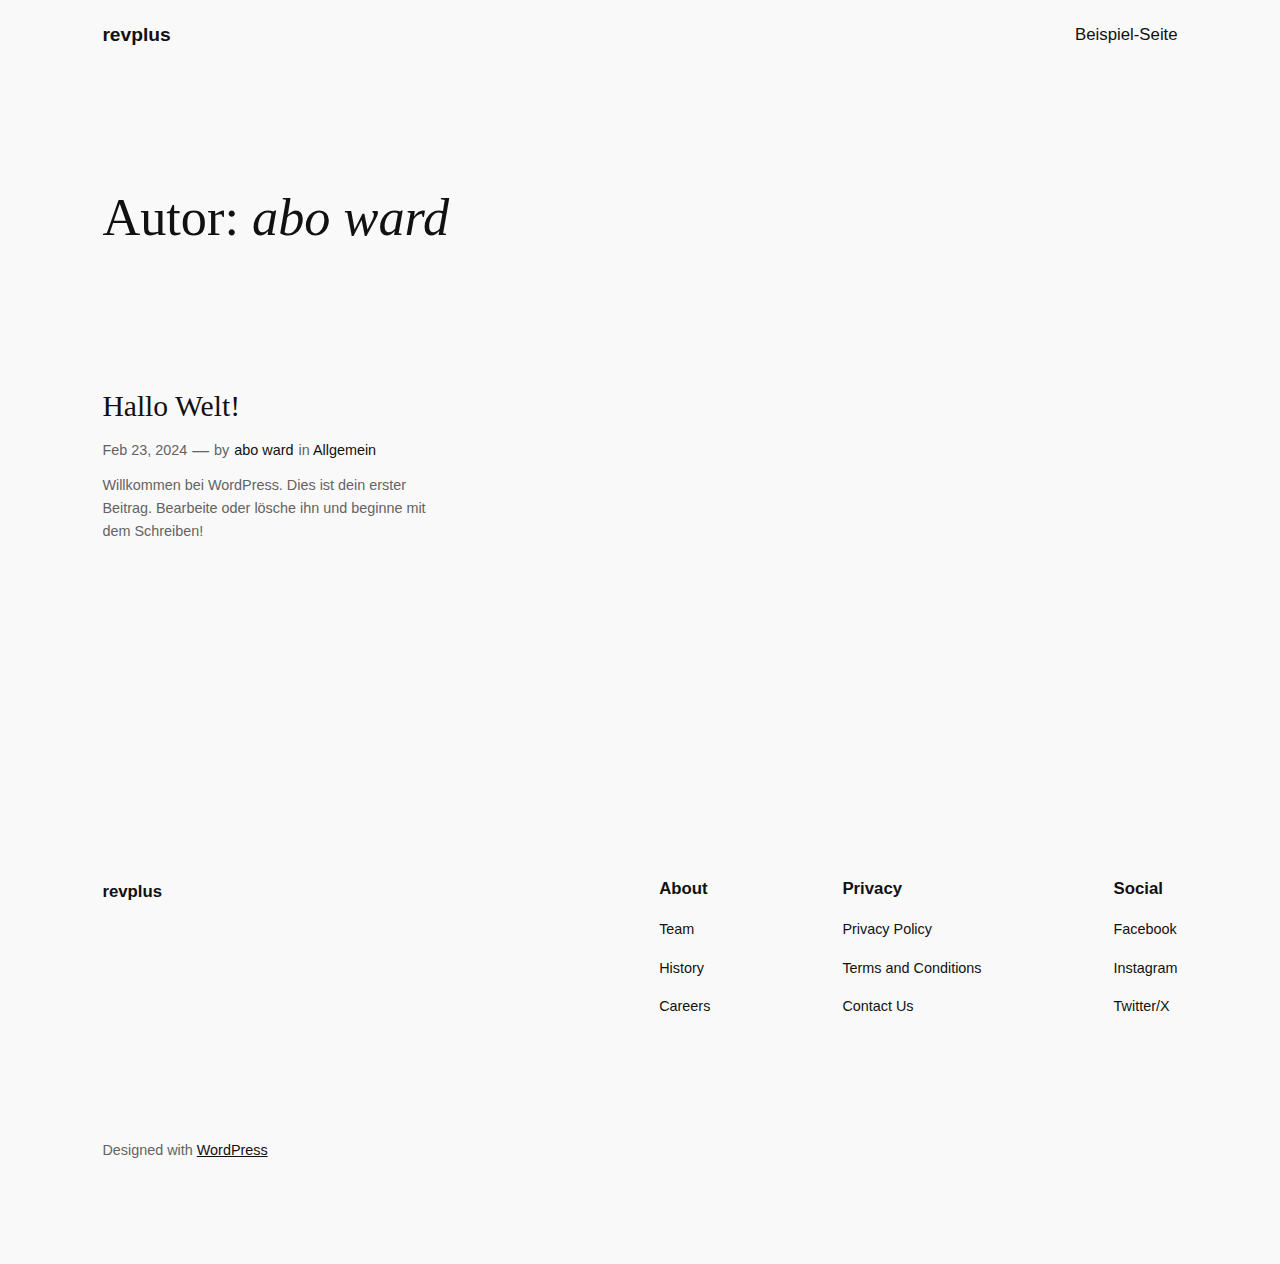
<file: author/abo-ward/index.html>
<!DOCTYPE html>
<html lang="de-DE">
<head>
	<meta charset="UTF-8">
	<meta name="viewport" content="width=device-width, initial-scale=1">
<meta name="robots" content="noindex, nofollow">
<title>abo ward &#8211; revplus</title>
<link rel="alternate" type="application/rss+xml" title="revplus &raquo; Feed" href="https://mohamedjbeili.github.io/revplus-shop/feed/">
<link rel="alternate" type="application/rss+xml" title="revplus &raquo; Kommentar-Feed" href="https://mohamedjbeili.github.io/revplus-shop/comments/feed/">
<link rel="alternate" type="application/rss+xml" title="revplus &raquo; Beiträge nach abo ward Feed" href="https://mohamedjbeili.github.io/revplus-shop/author/abo-ward/feed/">
<script>
window._wpemojiSettings = {"baseUrl":"https:\/\/s.w.org\/images\/core\/emoji\/14.0.0\/72x72\/","ext":".png","svgUrl":"https:\/\/s.w.org\/images\/core\/emoji\/14.0.0\/svg\/","svgExt":".svg","source":{"concatemoji":"https:\/\/mohamedjbeili.github.io\/revplus-shop\/wp-includes\/js\/wp-emoji-release.min.js?ver=6.4.3"}};
/*! This file is auto-generated */
!function(i,n){var o,s,e;function c(e){try{var t={supportTests:e,timestamp:(new Date).valueOf()};sessionStorage.setItem(o,JSON.stringify(t))}catch(e){}}function p(e,t,n){e.clearRect(0,0,e.canvas.width,e.canvas.height),e.fillText(t,0,0);var t=new Uint32Array(e.getImageData(0,0,e.canvas.width,e.canvas.height).data),r=(e.clearRect(0,0,e.canvas.width,e.canvas.height),e.fillText(n,0,0),new Uint32Array(e.getImageData(0,0,e.canvas.width,e.canvas.height).data));return t.every(function(e,t){return e===r[t]})}function u(e,t,n){switch(t){case"flag":return n(e,"🏳️‍⚧️","🏳️​⚧️")?!1:!n(e,"🇺🇳","🇺​🇳")&&!n(e,"🏴󠁧󠁢󠁥󠁮󠁧󠁿","🏴​󠁧​󠁢​󠁥​󠁮​󠁧​󠁿");case"emoji":return!n(e,"🫱🏻‍🫲🏿","🫱🏻​🫲🏿")}return!1}function f(e,t,n){var r="undefined"!=typeof WorkerGlobalScope&&self instanceof WorkerGlobalScope?new OffscreenCanvas(300,150):i.createElement("canvas"),a=r.getContext("2d",{willReadFrequently:!0}),o=(a.textBaseline="top",a.font="600 32px Arial",{});return e.forEach(function(e){o[e]=t(a,e,n)}),o}function t(e){var t=i.createElement("script");t.src=e,t.defer=!0,i.head.appendChild(t)}"undefined"!=typeof Promise&&(o="wpEmojiSettingsSupports",s=["flag","emoji"],n.supports={everything:!0,everythingExceptFlag:!0},e=new Promise(function(e){i.addEventListener("DOMContentLoaded",e,{once:!0})}),new Promise(function(t){var n=function(){try{var e=JSON.parse(sessionStorage.getItem(o));if("object"==typeof e&&"number"==typeof e.timestamp&&(new Date).valueOf()<e.timestamp+604800&&"object"==typeof e.supportTests)return e.supportTests}catch(e){}return null}();if(!n){if("undefined"!=typeof Worker&&"undefined"!=typeof OffscreenCanvas&&"undefined"!=typeof URL&&URL.createObjectURL&&"undefined"!=typeof Blob)try{var e="postMessage("+f.toString()+"("+[JSON.stringify(s),u.toString(),p.toString()].join(",")+"));",r=new Blob([e],{type:"text/javascript"}),a=new Worker(URL.createObjectURL(r),{name:"wpTestEmojiSupports"});return void(a.onmessage=function(e){c(n=e.data),a.terminate(),t(n)})}catch(e){}c(n=f(s,u,p))}t(n)}).then(function(e){for(var t in e)n.supports[t]=e[t],n.supports.everything=n.supports.everything&&n.supports[t],"flag"!==t&&(n.supports.everythingExceptFlag=n.supports.everythingExceptFlag&&n.supports[t]);n.supports.everythingExceptFlag=n.supports.everythingExceptFlag&&!n.supports.flag,n.DOMReady=!1,n.readyCallback=function(){n.DOMReady=!0}}).then(function(){return e}).then(function(){var e;n.supports.everything||(n.readyCallback(),(e=n.source||{}).concatemoji?t(e.concatemoji):e.wpemoji&&e.twemoji&&(t(e.twemoji),t(e.wpemoji)))}))}((window,document),window._wpemojiSettings);
</script>
<style id="wp-block-site-logo-inline-css">.wp-block-site-logo{box-sizing:border-box;line-height:0}.wp-block-site-logo a{display:inline-block;line-height:0}.wp-block-site-logo.is-default-size img{height:auto;width:120px}.wp-block-site-logo img{height:auto;max-width:100%}.wp-block-site-logo a,.wp-block-site-logo img{border-radius:inherit}.wp-block-site-logo.aligncenter{margin-left:auto;margin-right:auto;text-align:center}.wp-block-site-logo.is-style-rounded{border-radius:9999px}</style>
<style id="wp-block-site-title-inline-css">.wp-block-site-title a{color:inherit}
.wp-block-site-title{font-family: var(--wp--preset--font-family--body);font-size: clamp(0.875rem, 0.875rem + ((1vw - 0.2rem) * 0.542), 1.2rem);font-style: normal;font-weight: 600;}
.wp-block-site-title a:where(:not(.wp-element-button)){text-decoration: none;}
.wp-block-site-title a:where(:not(.wp-element-button)):hover{text-decoration: none;}</style>
<style id="wp-block-group-inline-css">.wp-block-group{box-sizing:border-box}</style>
<style id="wp-block-page-list-inline-css">.wp-block-navigation .wp-block-page-list{align-items:var(--navigation-layout-align,initial);background-color:inherit;display:flex;flex-direction:var(--navigation-layout-direction,initial);flex-wrap:var(--navigation-layout-wrap,wrap);justify-content:var(--navigation-layout-justify,initial)}.wp-block-navigation .wp-block-navigation-item{background-color:inherit}</style>
<link rel="stylesheet" id="wp-block-navigation-css" href="https://mohamedjbeili.github.io/revplus-shop/wp-includes/blocks/navigation/style.min.css?ver=6.4.3" media="all">
<style id="wp-block-navigation-inline-css">.wp-block-navigation{font-weight: 500;}
.wp-block-navigation a:where(:not(.wp-element-button)){color: inherit;text-decoration: none;}
.wp-block-navigation a:where(:not(.wp-element-button)):hover{text-decoration: underline;}</style>
<style id="wp-block-query-title-inline-css">.wp-block-query-title{box-sizing:border-box}</style>
<style id="wp-block-paragraph-inline-css">.is-small-text{font-size:.875em}.is-regular-text{font-size:1em}.is-large-text{font-size:2.25em}.is-larger-text{font-size:3em}.has-drop-cap:not(:focus):first-letter{float:left;font-size:8.4em;font-style:normal;font-weight:100;line-height:.68;margin:.05em .1em 0 0;text-transform:uppercase}body.rtl .has-drop-cap:not(:focus):first-letter{float:none;margin-left:.1em}p.has-drop-cap.has-background{overflow:hidden}p.has-background{padding:1.25em 2.375em}:where(p.has-text-color:not(.has-link-color)) a{color:inherit}p.has-text-align-left[style*="writing-mode:vertical-lr"],p.has-text-align-right[style*="writing-mode:vertical-rl"]{rotate:180deg}</style>
<style id="wp-block-query-no-results-inline-css">.wp-block-query-no-results{padding-top: var(--wp--preset--spacing--30);}</style>
<style id="wp-block-post-featured-image-inline-css">.wp-block-post-featured-image{margin-left:0;margin-right:0}.wp-block-post-featured-image a{display:block;height:100%}.wp-block-post-featured-image img{box-sizing:border-box;height:auto;max-width:100%;vertical-align:bottom;width:100%}.wp-block-post-featured-image.alignfull img,.wp-block-post-featured-image.alignwide img{width:100%}.wp-block-post-featured-image .wp-block-post-featured-image__overlay.has-background-dim{background-color:#000;inset:0;position:absolute}.wp-block-post-featured-image{position:relative}.wp-block-post-featured-image .wp-block-post-featured-image__overlay.has-background-gradient{background-color:transparent}.wp-block-post-featured-image .wp-block-post-featured-image__overlay.has-background-dim-0{opacity:0}.wp-block-post-featured-image .wp-block-post-featured-image__overlay.has-background-dim-10{opacity:.1}.wp-block-post-featured-image .wp-block-post-featured-image__overlay.has-background-dim-20{opacity:.2}.wp-block-post-featured-image .wp-block-post-featured-image__overlay.has-background-dim-30{opacity:.3}.wp-block-post-featured-image .wp-block-post-featured-image__overlay.has-background-dim-40{opacity:.4}.wp-block-post-featured-image .wp-block-post-featured-image__overlay.has-background-dim-50{opacity:.5}.wp-block-post-featured-image .wp-block-post-featured-image__overlay.has-background-dim-60{opacity:.6}.wp-block-post-featured-image .wp-block-post-featured-image__overlay.has-background-dim-70{opacity:.7}.wp-block-post-featured-image .wp-block-post-featured-image__overlay.has-background-dim-80{opacity:.8}.wp-block-post-featured-image .wp-block-post-featured-image__overlay.has-background-dim-90{opacity:.9}.wp-block-post-featured-image .wp-block-post-featured-image__overlay.has-background-dim-100{opacity:1}.wp-block-post-featured-image:where(.alignleft,.alignright){width:100%}
.wp-block-post-featured-image img, .wp-block-post-featured-image .block-editor-media-placeholder, .wp-block-post-featured-image .wp-block-post-featured-image__overlay{border-radius: var(--wp--preset--spacing--20);}</style>
<style id="wp-block-post-title-inline-css">.wp-block-post-title{box-sizing:border-box;word-break:break-word}.wp-block-post-title a{display:inline-block}
.wp-block-post-title a:where(:not(.wp-element-button)){text-decoration: none;}
.wp-block-post-title a:where(:not(.wp-element-button)):hover{text-decoration: underline;}</style>
<style id="wp-block-post-date-inline-css">.wp-block-post-date{box-sizing:border-box}
.wp-block-post-date{color: var(--wp--preset--color--contrast-2);font-size: var(--wp--preset--font-size--small);}
.wp-block-post-date a:where(:not(.wp-element-button)){color: var(--wp--preset--color--contrast-2);text-decoration: none;}
.wp-block-post-date a:where(:not(.wp-element-button)):hover{text-decoration: underline;}</style>
<style id="wp-block-post-author-name-inline-css">.wp-block-post-author-name{font-size: var(--wp--preset--font-size--small);}
.wp-block-post-author-name a:where(:not(.wp-element-button)){text-decoration: none;}
.wp-block-post-author-name a:where(:not(.wp-element-button)):hover{text-decoration: underline;}</style>
<style id="wp-block-post-terms-inline-css">.wp-block-post-terms{box-sizing:border-box}.wp-block-post-terms .wp-block-post-terms__separator{white-space:pre-wrap}

				.is-style-pill a,
				.is-style-pill span:not([class], [data-rich-text-placeholder]) {
					display: inline-block;
					background-color: var(--wp--preset--color--base-2);
					padding: 0.375rem 0.875rem;
					border-radius: var(--wp--preset--spacing--20);
				}

				.is-style-pill a:hover {
					background-color: var(--wp--preset--color--contrast-3);
				}
.wp-block-post-terms{font-size: var(--wp--preset--font-size--small);}
.wp-block-post-terms a:where(:not(.wp-element-button)){text-decoration: none;}
.wp-block-post-terms a:where(:not(.wp-element-button)):hover{text-decoration: underline;}</style>
<style id="wp-block-post-excerpt-inline-css">:where(.wp-block-post-excerpt){margin-bottom:var(--wp--style--block-gap);margin-top:var(--wp--style--block-gap)}.wp-block-post-excerpt__excerpt{margin-bottom:0;margin-top:0}.wp-block-post-excerpt__more-text{margin-bottom:0;margin-top:var(--wp--style--block-gap)}.wp-block-post-excerpt__more-link{display:inline-block}
.wp-block-post-excerpt{line-height: 1.6;}</style>
<style id="wp-block-spacer-inline-css">.wp-block-spacer{clear:both}</style>
<style id="wp-block-post-template-inline-css">.wp-block-post-template{list-style:none;margin-bottom:0;margin-top:0;max-width:100%;padding:0}.wp-block-post-template.wp-block-post-template{background:none}.wp-block-post-template.is-flex-container{display:flex;flex-direction:row;flex-wrap:wrap;gap:1.25em}.wp-block-post-template.is-flex-container>li{margin:0;width:100%}@media (min-width:600px){.wp-block-post-template.is-flex-container.is-flex-container.columns-2>li{width:calc(50% - .625em)}.wp-block-post-template.is-flex-container.is-flex-container.columns-3>li{width:calc(33.33333% - .83333em)}.wp-block-post-template.is-flex-container.is-flex-container.columns-4>li{width:calc(25% - .9375em)}.wp-block-post-template.is-flex-container.is-flex-container.columns-5>li{width:calc(20% - 1em)}.wp-block-post-template.is-flex-container.is-flex-container.columns-6>li{width:calc(16.66667% - 1.04167em)}}@media (max-width:600px){.wp-block-post-template-is-layout-grid.wp-block-post-template-is-layout-grid.wp-block-post-template-is-layout-grid.wp-block-post-template-is-layout-grid{grid-template-columns:1fr}}.wp-block-post-template-is-layout-constrained>li>.alignright,.wp-block-post-template-is-layout-flow>li>.alignright{-webkit-margin-start:2em;-webkit-margin-end:0;float:right;margin-inline-end:0;margin-inline-start:2em}.wp-block-post-template-is-layout-constrained>li>.alignleft,.wp-block-post-template-is-layout-flow>li>.alignleft{-webkit-margin-start:0;-webkit-margin-end:2em;float:left;margin-inline-end:2em;margin-inline-start:0}.wp-block-post-template-is-layout-constrained>li>.aligncenter,.wp-block-post-template-is-layout-flow>li>.aligncenter{-webkit-margin-start:auto;-webkit-margin-end:auto;margin-inline-end:auto;margin-inline-start:auto}</style>
<style id="wp-block-query-pagination-inline-css">.wp-block-query-pagination>.wp-block-query-pagination-next,.wp-block-query-pagination>.wp-block-query-pagination-numbers,.wp-block-query-pagination>.wp-block-query-pagination-previous{margin-bottom:.5em;margin-right:.5em}.wp-block-query-pagination>.wp-block-query-pagination-next:last-child,.wp-block-query-pagination>.wp-block-query-pagination-numbers:last-child,.wp-block-query-pagination>.wp-block-query-pagination-previous:last-child{margin-right:0}.wp-block-query-pagination.is-content-justification-space-between>.wp-block-query-pagination-next:last-of-type{-webkit-margin-start:auto;margin-inline-start:auto}.wp-block-query-pagination.is-content-justification-space-between>.wp-block-query-pagination-previous:first-child{-webkit-margin-end:auto;margin-inline-end:auto}.wp-block-query-pagination .wp-block-query-pagination-previous-arrow{display:inline-block;margin-right:1ch}.wp-block-query-pagination .wp-block-query-pagination-previous-arrow:not(.is-arrow-chevron){transform:scaleX(1)}.wp-block-query-pagination .wp-block-query-pagination-next-arrow{display:inline-block;margin-left:1ch}.wp-block-query-pagination .wp-block-query-pagination-next-arrow:not(.is-arrow-chevron){transform:scaleX(1)}.wp-block-query-pagination.aligncenter{justify-content:center}</style>
<style id="wp-block-site-tagline-inline-css">.wp-block-site-tagline{color: var(--wp--preset--color--contrast-2);font-size: var(--wp--preset--font-size--small);}</style>
<style id="wp-block-heading-inline-css">h1.has-background,h2.has-background,h3.has-background,h4.has-background,h5.has-background,h6.has-background{padding:1.25em 2.375em}h1.has-text-align-left[style*=writing-mode]:where([style*=vertical-lr]),h1.has-text-align-right[style*=writing-mode]:where([style*=vertical-rl]),h2.has-text-align-left[style*=writing-mode]:where([style*=vertical-lr]),h2.has-text-align-right[style*=writing-mode]:where([style*=vertical-rl]),h3.has-text-align-left[style*=writing-mode]:where([style*=vertical-lr]),h3.has-text-align-right[style*=writing-mode]:where([style*=vertical-rl]),h4.has-text-align-left[style*=writing-mode]:where([style*=vertical-lr]),h4.has-text-align-right[style*=writing-mode]:where([style*=vertical-rl]),h5.has-text-align-left[style*=writing-mode]:where([style*=vertical-lr]),h5.has-text-align-right[style*=writing-mode]:where([style*=vertical-rl]),h6.has-text-align-left[style*=writing-mode]:where([style*=vertical-lr]),h6.has-text-align-right[style*=writing-mode]:where([style*=vertical-rl]){rotate:180deg}

				.is-style-asterisk:before {
					content: '';
					width: 1.5rem;
					height: 3rem;
					background: var(--wp--preset--color--contrast-2, currentColor);
					clip-path: path('M11.93.684v8.039l5.633-5.633 1.216 1.23-5.66 5.66h8.04v1.737H13.2l5.701 5.701-1.23 1.23-5.742-5.742V21h-1.737v-8.094l-5.77 5.77-1.23-1.217 5.743-5.742H.842V9.98h8.162l-5.701-5.7 1.23-1.231 5.66 5.66V.684h1.737Z');
					display: block;
				}

				/* Hide the asterisk if the heading has no content, to avoid using empty headings to display the asterisk only, which is an A11Y issue */
				.is-style-asterisk:empty:before {
					content: none;
				}

				.is-style-asterisk:-moz-only-whitespace:before {
					content: none;
				}

				.is-style-asterisk.has-text-align-center:before {
					margin: 0 auto;
				}

				.is-style-asterisk.has-text-align-right:before {
					margin-left: auto;
				}

				.rtl .is-style-asterisk.has-text-align-left:before {
					margin-right: auto;
				}</style>
<style id="wp-block-navigation-link-inline-css">.wp-block-navigation .wp-block-navigation-item__label{overflow-wrap:break-word}.wp-block-navigation .wp-block-navigation-item__description{display:none}

				.is-style-arrow-link .wp-block-navigation-item__label:after {
					content: "\2197";
					padding-inline-start: 0.25rem;
					vertical-align: middle;
					text-decoration: none;
					display: inline-block;
				}</style>
<style id="wp-block-columns-inline-css">.wp-block-columns{align-items:normal!important;box-sizing:border-box;display:flex;flex-wrap:wrap!important}@media (min-width:782px){.wp-block-columns{flex-wrap:nowrap!important}}.wp-block-columns.are-vertically-aligned-top{align-items:flex-start}.wp-block-columns.are-vertically-aligned-center{align-items:center}.wp-block-columns.are-vertically-aligned-bottom{align-items:flex-end}@media (max-width:781px){.wp-block-columns:not(.is-not-stacked-on-mobile)>.wp-block-column{flex-basis:100%!important}}@media (min-width:782px){.wp-block-columns:not(.is-not-stacked-on-mobile)>.wp-block-column{flex-basis:0;flex-grow:1}.wp-block-columns:not(.is-not-stacked-on-mobile)>.wp-block-column[style*=flex-basis]{flex-grow:0}}.wp-block-columns.is-not-stacked-on-mobile{flex-wrap:nowrap!important}.wp-block-columns.is-not-stacked-on-mobile>.wp-block-column{flex-basis:0;flex-grow:1}.wp-block-columns.is-not-stacked-on-mobile>.wp-block-column[style*=flex-basis]{flex-grow:0}:where(.wp-block-columns){margin-bottom:1.75em}:where(.wp-block-columns.has-background){padding:1.25em 2.375em}.wp-block-column{flex-grow:1;min-width:0;overflow-wrap:break-word;word-break:break-word}.wp-block-column.is-vertically-aligned-top{align-self:flex-start}.wp-block-column.is-vertically-aligned-center{align-self:center}.wp-block-column.is-vertically-aligned-bottom{align-self:flex-end}.wp-block-column.is-vertically-aligned-stretch{align-self:stretch}.wp-block-column.is-vertically-aligned-bottom,.wp-block-column.is-vertically-aligned-center,.wp-block-column.is-vertically-aligned-top{width:100%}</style>
<style id="wp-emoji-styles-inline-css">img.wp-smiley, img.emoji {
		display: inline !important;
		border: none !important;
		box-shadow: none !important;
		height: 1em !important;
		width: 1em !important;
		margin: 0 0.07em !important;
		vertical-align: -0.1em !important;
		background: none !important;
		padding: 0 !important;
	}</style>
<style id="wp-block-library-inline-css">:root{--wp-admin-theme-color:#007cba;--wp-admin-theme-color--rgb:0,124,186;--wp-admin-theme-color-darker-10:#006ba1;--wp-admin-theme-color-darker-10--rgb:0,107,161;--wp-admin-theme-color-darker-20:#005a87;--wp-admin-theme-color-darker-20--rgb:0,90,135;--wp-admin-border-width-focus:2px;--wp-block-synced-color:#7a00df;--wp-block-synced-color--rgb:122,0,223}@media (min-resolution:192dpi){:root{--wp-admin-border-width-focus:1.5px}}.wp-element-button{cursor:pointer}:root{--wp--preset--font-size--normal:16px;--wp--preset--font-size--huge:42px}:root .has-very-light-gray-background-color{background-color:#eee}:root .has-very-dark-gray-background-color{background-color:#313131}:root .has-very-light-gray-color{color:#eee}:root .has-very-dark-gray-color{color:#313131}:root .has-vivid-green-cyan-to-vivid-cyan-blue-gradient-background{background:linear-gradient(135deg,#00d084,#0693e3)}:root .has-purple-crush-gradient-background{background:linear-gradient(135deg,#34e2e4,#4721fb 50%,#ab1dfe)}:root .has-hazy-dawn-gradient-background{background:linear-gradient(135deg,#faaca8,#dad0ec)}:root .has-subdued-olive-gradient-background{background:linear-gradient(135deg,#fafae1,#67a671)}:root .has-atomic-cream-gradient-background{background:linear-gradient(135deg,#fdd79a,#004a59)}:root .has-nightshade-gradient-background{background:linear-gradient(135deg,#330968,#31cdcf)}:root .has-midnight-gradient-background{background:linear-gradient(135deg,#020381,#2874fc)}.has-regular-font-size{font-size:1em}.has-larger-font-size{font-size:2.625em}.has-normal-font-size{font-size:var(--wp--preset--font-size--normal)}.has-huge-font-size{font-size:var(--wp--preset--font-size--huge)}.has-text-align-center{text-align:center}.has-text-align-left{text-align:left}.has-text-align-right{text-align:right}#end-resizable-editor-section{display:none}.aligncenter{clear:both}.items-justified-left{justify-content:flex-start}.items-justified-center{justify-content:center}.items-justified-right{justify-content:flex-end}.items-justified-space-between{justify-content:space-between}.screen-reader-text{clip:rect(1px,1px,1px,1px);word-wrap:normal!important;border:0;-webkit-clip-path:inset(50%);clip-path:inset(50%);height:1px;margin:-1px;overflow:hidden;padding:0;position:absolute;width:1px}.screen-reader-text:focus{clip:auto!important;background-color:#ddd;-webkit-clip-path:none;clip-path:none;color:#444;display:block;font-size:1em;height:auto;left:5px;line-height:normal;padding:15px 23px 14px;text-decoration:none;top:5px;width:auto;z-index:100000}html :where(.has-border-color){border-style:solid}html :where([style*=border-top-color]){border-top-style:solid}html :where([style*=border-right-color]){border-right-style:solid}html :where([style*=border-bottom-color]){border-bottom-style:solid}html :where([style*=border-left-color]){border-left-style:solid}html :where([style*=border-width]){border-style:solid}html :where([style*=border-top-width]){border-top-style:solid}html :where([style*=border-right-width]){border-right-style:solid}html :where([style*=border-bottom-width]){border-bottom-style:solid}html :where([style*=border-left-width]){border-left-style:solid}html :where(img[class*=wp-image-]){height:auto;max-width:100%}:where(figure){margin:0 0 1em}html :where(.is-position-sticky){--wp-admin--admin-bar--position-offset:var(--wp-admin--admin-bar--height,0px)}@media screen and (max-width:600px){html :where(.is-position-sticky){--wp-admin--admin-bar--position-offset:0px}}</style>
<style id="global-styles-inline-css">body{--wp--preset--color--black: #000000;--wp--preset--color--cyan-bluish-gray: #abb8c3;--wp--preset--color--white: #ffffff;--wp--preset--color--pale-pink: #f78da7;--wp--preset--color--vivid-red: #cf2e2e;--wp--preset--color--luminous-vivid-orange: #ff6900;--wp--preset--color--luminous-vivid-amber: #fcb900;--wp--preset--color--light-green-cyan: #7bdcb5;--wp--preset--color--vivid-green-cyan: #00d084;--wp--preset--color--pale-cyan-blue: #8ed1fc;--wp--preset--color--vivid-cyan-blue: #0693e3;--wp--preset--color--vivid-purple: #9b51e0;--wp--preset--color--base: #f9f9f9;--wp--preset--color--base-2: #ffffff;--wp--preset--color--contrast: #111111;--wp--preset--color--contrast-2: #636363;--wp--preset--color--contrast-3: #A4A4A4;--wp--preset--color--accent: #cfcabe;--wp--preset--color--accent-2: #c2a990;--wp--preset--color--accent-3: #d8613c;--wp--preset--color--accent-4: #b1c5a4;--wp--preset--color--accent-5: #b5bdbc;--wp--preset--gradient--vivid-cyan-blue-to-vivid-purple: linear-gradient(135deg,rgba(6,147,227,1) 0%,rgb(155,81,224) 100%);--wp--preset--gradient--light-green-cyan-to-vivid-green-cyan: linear-gradient(135deg,rgb(122,220,180) 0%,rgb(0,208,130) 100%);--wp--preset--gradient--luminous-vivid-amber-to-luminous-vivid-orange: linear-gradient(135deg,rgba(252,185,0,1) 0%,rgba(255,105,0,1) 100%);--wp--preset--gradient--luminous-vivid-orange-to-vivid-red: linear-gradient(135deg,rgba(255,105,0,1) 0%,rgb(207,46,46) 100%);--wp--preset--gradient--very-light-gray-to-cyan-bluish-gray: linear-gradient(135deg,rgb(238,238,238) 0%,rgb(169,184,195) 100%);--wp--preset--gradient--cool-to-warm-spectrum: linear-gradient(135deg,rgb(74,234,220) 0%,rgb(151,120,209) 20%,rgb(207,42,186) 40%,rgb(238,44,130) 60%,rgb(251,105,98) 80%,rgb(254,248,76) 100%);--wp--preset--gradient--blush-light-purple: linear-gradient(135deg,rgb(255,206,236) 0%,rgb(152,150,240) 100%);--wp--preset--gradient--blush-bordeaux: linear-gradient(135deg,rgb(254,205,165) 0%,rgb(254,45,45) 50%,rgb(107,0,62) 100%);--wp--preset--gradient--luminous-dusk: linear-gradient(135deg,rgb(255,203,112) 0%,rgb(199,81,192) 50%,rgb(65,88,208) 100%);--wp--preset--gradient--pale-ocean: linear-gradient(135deg,rgb(255,245,203) 0%,rgb(182,227,212) 50%,rgb(51,167,181) 100%);--wp--preset--gradient--electric-grass: linear-gradient(135deg,rgb(202,248,128) 0%,rgb(113,206,126) 100%);--wp--preset--gradient--midnight: linear-gradient(135deg,rgb(2,3,129) 0%,rgb(40,116,252) 100%);--wp--preset--gradient--gradient-1: linear-gradient(to bottom, #cfcabe 0%, #F9F9F9 100%);--wp--preset--gradient--gradient-2: linear-gradient(to bottom, #C2A990 0%, #F9F9F9 100%);--wp--preset--gradient--gradient-3: linear-gradient(to bottom, #D8613C 0%, #F9F9F9 100%);--wp--preset--gradient--gradient-4: linear-gradient(to bottom, #B1C5A4 0%, #F9F9F9 100%);--wp--preset--gradient--gradient-5: linear-gradient(to bottom, #B5BDBC 0%, #F9F9F9 100%);--wp--preset--gradient--gradient-6: linear-gradient(to bottom, #A4A4A4 0%, #F9F9F9 100%);--wp--preset--gradient--gradient-7: linear-gradient(to bottom, #cfcabe 50%, #F9F9F9 50%);--wp--preset--gradient--gradient-8: linear-gradient(to bottom, #C2A990 50%, #F9F9F9 50%);--wp--preset--gradient--gradient-9: linear-gradient(to bottom, #D8613C 50%, #F9F9F9 50%);--wp--preset--gradient--gradient-10: linear-gradient(to bottom, #B1C5A4 50%, #F9F9F9 50%);--wp--preset--gradient--gradient-11: linear-gradient(to bottom, #B5BDBC 50%, #F9F9F9 50%);--wp--preset--gradient--gradient-12: linear-gradient(to bottom, #A4A4A4 50%, #F9F9F9 50%);--wp--preset--font-size--small: 0.9rem;--wp--preset--font-size--medium: 1.05rem;--wp--preset--font-size--large: clamp(1.39rem, 1.39rem + ((1vw - 0.2rem) * 0.767), 1.85rem);--wp--preset--font-size--x-large: clamp(1.85rem, 1.85rem + ((1vw - 0.2rem) * 1.083), 2.5rem);--wp--preset--font-size--xx-large: clamp(2.5rem, 2.5rem + ((1vw - 0.2rem) * 1.283), 3.27rem);--wp--preset--font-family--body: "Inter", sans-serif;--wp--preset--font-family--heading: Cardo;--wp--preset--font-family--system-sans-serif: -apple-system, BlinkMacSystemFont, avenir next, avenir, segoe ui, helvetica neue, helvetica, Cantarell, Ubuntu, roboto, noto, arial, sans-serif;--wp--preset--font-family--system-serif: Iowan Old Style, Apple Garamond, Baskerville, Times New Roman, Droid Serif, Times, Source Serif Pro, serif, Apple Color Emoji, Segoe UI Emoji, Segoe UI Symbol;--wp--preset--spacing--10: 1rem;--wp--preset--spacing--20: min(1.5rem, 2vw);--wp--preset--spacing--30: min(2.5rem, 3vw);--wp--preset--spacing--40: min(4rem, 5vw);--wp--preset--spacing--50: min(6.5rem, 8vw);--wp--preset--spacing--60: min(10.5rem, 13vw);--wp--preset--shadow--natural: 6px 6px 9px rgba(0, 0, 0, 0.2);--wp--preset--shadow--deep: 12px 12px 50px rgba(0, 0, 0, 0.4);--wp--preset--shadow--sharp: 6px 6px 0px rgba(0, 0, 0, 0.2);--wp--preset--shadow--outlined: 6px 6px 0px -3px rgba(255, 255, 255, 1), 6px 6px rgba(0, 0, 0, 1);--wp--preset--shadow--crisp: 6px 6px 0px rgba(0, 0, 0, 1);}body { margin: 0;--wp--style--global--content-size: 620px;--wp--style--global--wide-size: 1280px; }.wp-site-blocks { padding-top: var(--wp--style--root--padding-top); padding-bottom: var(--wp--style--root--padding-bottom); }.has-global-padding { padding-right: var(--wp--style--root--padding-right); padding-left: var(--wp--style--root--padding-left); }.has-global-padding :where(.has-global-padding:not(.wp-block-block)) { padding-right: 0; padding-left: 0; }.has-global-padding > .alignfull { margin-right: calc(var(--wp--style--root--padding-right) * -1); margin-left: calc(var(--wp--style--root--padding-left) * -1); }.has-global-padding :where(.has-global-padding:not(.wp-block-block)) > .alignfull { margin-right: 0; margin-left: 0; }.has-global-padding > .alignfull:where(:not(.has-global-padding):not(.is-layout-flex):not(.is-layout-grid)) > :where([class*="wp-block-"]:not(.alignfull):not([class*="__"]),p,h1,h2,h3,h4,h5,h6,ul,ol) { padding-right: var(--wp--style--root--padding-right); padding-left: var(--wp--style--root--padding-left); }.has-global-padding :where(.has-global-padding) > .alignfull:where(:not(.has-global-padding)) > :where([class*="wp-block-"]:not(.alignfull):not([class*="__"]),p,h1,h2,h3,h4,h5,h6,ul,ol) { padding-right: 0; padding-left: 0; }.wp-site-blocks > .alignleft { float: left; margin-right: 2em; }.wp-site-blocks > .alignright { float: right; margin-left: 2em; }.wp-site-blocks > .aligncenter { justify-content: center; margin-left: auto; margin-right: auto; }:where(.wp-site-blocks) > * { margin-block-start: 1.2rem; margin-block-end: 0; }:where(.wp-site-blocks) > :first-child:first-child { margin-block-start: 0; }:where(.wp-site-blocks) > :last-child:last-child { margin-block-end: 0; }body { --wp--style--block-gap: 1.2rem; }:where(body .is-layout-flow)  > :first-child:first-child{margin-block-start: 0;}:where(body .is-layout-flow)  > :last-child:last-child{margin-block-end: 0;}:where(body .is-layout-flow)  > *{margin-block-start: 1.2rem;margin-block-end: 0;}:where(body .is-layout-constrained)  > :first-child:first-child{margin-block-start: 0;}:where(body .is-layout-constrained)  > :last-child:last-child{margin-block-end: 0;}:where(body .is-layout-constrained)  > *{margin-block-start: 1.2rem;margin-block-end: 0;}:where(body .is-layout-flex) {gap: 1.2rem;}:where(body .is-layout-grid) {gap: 1.2rem;}body .is-layout-flow > .alignleft{float: left;margin-inline-start: 0;margin-inline-end: 2em;}body .is-layout-flow > .alignright{float: right;margin-inline-start: 2em;margin-inline-end: 0;}body .is-layout-flow > .aligncenter{margin-left: auto !important;margin-right: auto !important;}body .is-layout-constrained > .alignleft{float: left;margin-inline-start: 0;margin-inline-end: 2em;}body .is-layout-constrained > .alignright{float: right;margin-inline-start: 2em;margin-inline-end: 0;}body .is-layout-constrained > .aligncenter{margin-left: auto !important;margin-right: auto !important;}body .is-layout-constrained > :where(:not(.alignleft):not(.alignright):not(.alignfull)){max-width: var(--wp--style--global--content-size);margin-left: auto !important;margin-right: auto !important;}body .is-layout-constrained > .alignwide{max-width: var(--wp--style--global--wide-size);}body .is-layout-flex{display: flex;}body .is-layout-flex{flex-wrap: wrap;align-items: center;}body .is-layout-flex > *{margin: 0;}body .is-layout-grid{display: grid;}body .is-layout-grid > *{margin: 0;}body{background-color: var(--wp--preset--color--base);color: var(--wp--preset--color--contrast);font-family: var(--wp--preset--font-family--body);font-size: var(--wp--preset--font-size--medium);font-style: normal;font-weight: 400;line-height: 1.55;--wp--style--root--padding-top: 0px;--wp--style--root--padding-right: var(--wp--preset--spacing--50);--wp--style--root--padding-bottom: 0px;--wp--style--root--padding-left: var(--wp--preset--spacing--50);}a:where(:not(.wp-element-button)){color: var(--wp--preset--color--contrast);text-decoration: underline;}a:where(:not(.wp-element-button)):hover{text-decoration: none;}h1, h2, h3, h4, h5, h6{color: var(--wp--preset--color--contrast);font-family: var(--wp--preset--font-family--heading);font-weight: 400;line-height: 1.2;}h1{font-size: var(--wp--preset--font-size--xx-large);line-height: 1.15;}h2{font-size: var(--wp--preset--font-size--x-large);}h3{font-size: var(--wp--preset--font-size--large);}h4{font-size: clamp(1.1rem, 1.1rem + ((1vw - 0.2rem) * 0.767), 1.5rem);}h5{font-size: var(--wp--preset--font-size--medium);}h6{font-size: var(--wp--preset--font-size--small);}.wp-element-button, .wp-block-button__link{background-color: var(--wp--preset--color--contrast);border-radius: .33rem;border-color: var(--wp--preset--color--contrast);border-width: 0;color: var(--wp--preset--color--base);font-family: inherit;font-size: var(--wp--preset--font-size--small);font-style: normal;font-weight: 500;line-height: inherit;padding-top: 0.6rem;padding-right: 1rem;padding-bottom: 0.6rem;padding-left: 1rem;text-decoration: none;}.wp-element-button:hover, .wp-block-button__link:hover{background-color: var(--wp--preset--color--contrast-2);border-color: var(--wp--preset--color--contrast-2);color: var(--wp--preset--color--base);}.wp-element-button:focus, .wp-block-button__link:focus{background-color: var(--wp--preset--color--contrast-2);border-color: var(--wp--preset--color--contrast-2);color: var(--wp--preset--color--base);outline-color: var(--wp--preset--color--contrast);outline-offset: 2px;outline-style: dotted;outline-width: 1px;}.wp-element-button:active, .wp-block-button__link:active{background-color: var(--wp--preset--color--contrast);color: var(--wp--preset--color--base);}.wp-element-caption, .wp-block-audio figcaption, .wp-block-embed figcaption, .wp-block-gallery figcaption, .wp-block-image figcaption, .wp-block-table figcaption, .wp-block-video figcaption{color: var(--wp--preset--color--contrast-2);font-family: var(--wp--preset--font-family--body);font-size: 0.8rem;}.has-black-color{color: var(--wp--preset--color--black) !important;}.has-cyan-bluish-gray-color{color: var(--wp--preset--color--cyan-bluish-gray) !important;}.has-white-color{color: var(--wp--preset--color--white) !important;}.has-pale-pink-color{color: var(--wp--preset--color--pale-pink) !important;}.has-vivid-red-color{color: var(--wp--preset--color--vivid-red) !important;}.has-luminous-vivid-orange-color{color: var(--wp--preset--color--luminous-vivid-orange) !important;}.has-luminous-vivid-amber-color{color: var(--wp--preset--color--luminous-vivid-amber) !important;}.has-light-green-cyan-color{color: var(--wp--preset--color--light-green-cyan) !important;}.has-vivid-green-cyan-color{color: var(--wp--preset--color--vivid-green-cyan) !important;}.has-pale-cyan-blue-color{color: var(--wp--preset--color--pale-cyan-blue) !important;}.has-vivid-cyan-blue-color{color: var(--wp--preset--color--vivid-cyan-blue) !important;}.has-vivid-purple-color{color: var(--wp--preset--color--vivid-purple) !important;}.has-base-color{color: var(--wp--preset--color--base) !important;}.has-base-2-color{color: var(--wp--preset--color--base-2) !important;}.has-contrast-color{color: var(--wp--preset--color--contrast) !important;}.has-contrast-2-color{color: var(--wp--preset--color--contrast-2) !important;}.has-contrast-3-color{color: var(--wp--preset--color--contrast-3) !important;}.has-accent-color{color: var(--wp--preset--color--accent) !important;}.has-accent-2-color{color: var(--wp--preset--color--accent-2) !important;}.has-accent-3-color{color: var(--wp--preset--color--accent-3) !important;}.has-accent-4-color{color: var(--wp--preset--color--accent-4) !important;}.has-accent-5-color{color: var(--wp--preset--color--accent-5) !important;}.has-black-background-color{background-color: var(--wp--preset--color--black) !important;}.has-cyan-bluish-gray-background-color{background-color: var(--wp--preset--color--cyan-bluish-gray) !important;}.has-white-background-color{background-color: var(--wp--preset--color--white) !important;}.has-pale-pink-background-color{background-color: var(--wp--preset--color--pale-pink) !important;}.has-vivid-red-background-color{background-color: var(--wp--preset--color--vivid-red) !important;}.has-luminous-vivid-orange-background-color{background-color: var(--wp--preset--color--luminous-vivid-orange) !important;}.has-luminous-vivid-amber-background-color{background-color: var(--wp--preset--color--luminous-vivid-amber) !important;}.has-light-green-cyan-background-color{background-color: var(--wp--preset--color--light-green-cyan) !important;}.has-vivid-green-cyan-background-color{background-color: var(--wp--preset--color--vivid-green-cyan) !important;}.has-pale-cyan-blue-background-color{background-color: var(--wp--preset--color--pale-cyan-blue) !important;}.has-vivid-cyan-blue-background-color{background-color: var(--wp--preset--color--vivid-cyan-blue) !important;}.has-vivid-purple-background-color{background-color: var(--wp--preset--color--vivid-purple) !important;}.has-base-background-color{background-color: var(--wp--preset--color--base) !important;}.has-base-2-background-color{background-color: var(--wp--preset--color--base-2) !important;}.has-contrast-background-color{background-color: var(--wp--preset--color--contrast) !important;}.has-contrast-2-background-color{background-color: var(--wp--preset--color--contrast-2) !important;}.has-contrast-3-background-color{background-color: var(--wp--preset--color--contrast-3) !important;}.has-accent-background-color{background-color: var(--wp--preset--color--accent) !important;}.has-accent-2-background-color{background-color: var(--wp--preset--color--accent-2) !important;}.has-accent-3-background-color{background-color: var(--wp--preset--color--accent-3) !important;}.has-accent-4-background-color{background-color: var(--wp--preset--color--accent-4) !important;}.has-accent-5-background-color{background-color: var(--wp--preset--color--accent-5) !important;}.has-black-border-color{border-color: var(--wp--preset--color--black) !important;}.has-cyan-bluish-gray-border-color{border-color: var(--wp--preset--color--cyan-bluish-gray) !important;}.has-white-border-color{border-color: var(--wp--preset--color--white) !important;}.has-pale-pink-border-color{border-color: var(--wp--preset--color--pale-pink) !important;}.has-vivid-red-border-color{border-color: var(--wp--preset--color--vivid-red) !important;}.has-luminous-vivid-orange-border-color{border-color: var(--wp--preset--color--luminous-vivid-orange) !important;}.has-luminous-vivid-amber-border-color{border-color: var(--wp--preset--color--luminous-vivid-amber) !important;}.has-light-green-cyan-border-color{border-color: var(--wp--preset--color--light-green-cyan) !important;}.has-vivid-green-cyan-border-color{border-color: var(--wp--preset--color--vivid-green-cyan) !important;}.has-pale-cyan-blue-border-color{border-color: var(--wp--preset--color--pale-cyan-blue) !important;}.has-vivid-cyan-blue-border-color{border-color: var(--wp--preset--color--vivid-cyan-blue) !important;}.has-vivid-purple-border-color{border-color: var(--wp--preset--color--vivid-purple) !important;}.has-base-border-color{border-color: var(--wp--preset--color--base) !important;}.has-base-2-border-color{border-color: var(--wp--preset--color--base-2) !important;}.has-contrast-border-color{border-color: var(--wp--preset--color--contrast) !important;}.has-contrast-2-border-color{border-color: var(--wp--preset--color--contrast-2) !important;}.has-contrast-3-border-color{border-color: var(--wp--preset--color--contrast-3) !important;}.has-accent-border-color{border-color: var(--wp--preset--color--accent) !important;}.has-accent-2-border-color{border-color: var(--wp--preset--color--accent-2) !important;}.has-accent-3-border-color{border-color: var(--wp--preset--color--accent-3) !important;}.has-accent-4-border-color{border-color: var(--wp--preset--color--accent-4) !important;}.has-accent-5-border-color{border-color: var(--wp--preset--color--accent-5) !important;}.has-vivid-cyan-blue-to-vivid-purple-gradient-background{background: var(--wp--preset--gradient--vivid-cyan-blue-to-vivid-purple) !important;}.has-light-green-cyan-to-vivid-green-cyan-gradient-background{background: var(--wp--preset--gradient--light-green-cyan-to-vivid-green-cyan) !important;}.has-luminous-vivid-amber-to-luminous-vivid-orange-gradient-background{background: var(--wp--preset--gradient--luminous-vivid-amber-to-luminous-vivid-orange) !important;}.has-luminous-vivid-orange-to-vivid-red-gradient-background{background: var(--wp--preset--gradient--luminous-vivid-orange-to-vivid-red) !important;}.has-very-light-gray-to-cyan-bluish-gray-gradient-background{background: var(--wp--preset--gradient--very-light-gray-to-cyan-bluish-gray) !important;}.has-cool-to-warm-spectrum-gradient-background{background: var(--wp--preset--gradient--cool-to-warm-spectrum) !important;}.has-blush-light-purple-gradient-background{background: var(--wp--preset--gradient--blush-light-purple) !important;}.has-blush-bordeaux-gradient-background{background: var(--wp--preset--gradient--blush-bordeaux) !important;}.has-luminous-dusk-gradient-background{background: var(--wp--preset--gradient--luminous-dusk) !important;}.has-pale-ocean-gradient-background{background: var(--wp--preset--gradient--pale-ocean) !important;}.has-electric-grass-gradient-background{background: var(--wp--preset--gradient--electric-grass) !important;}.has-midnight-gradient-background{background: var(--wp--preset--gradient--midnight) !important;}.has-gradient-1-gradient-background{background: var(--wp--preset--gradient--gradient-1) !important;}.has-gradient-2-gradient-background{background: var(--wp--preset--gradient--gradient-2) !important;}.has-gradient-3-gradient-background{background: var(--wp--preset--gradient--gradient-3) !important;}.has-gradient-4-gradient-background{background: var(--wp--preset--gradient--gradient-4) !important;}.has-gradient-5-gradient-background{background: var(--wp--preset--gradient--gradient-5) !important;}.has-gradient-6-gradient-background{background: var(--wp--preset--gradient--gradient-6) !important;}.has-gradient-7-gradient-background{background: var(--wp--preset--gradient--gradient-7) !important;}.has-gradient-8-gradient-background{background: var(--wp--preset--gradient--gradient-8) !important;}.has-gradient-9-gradient-background{background: var(--wp--preset--gradient--gradient-9) !important;}.has-gradient-10-gradient-background{background: var(--wp--preset--gradient--gradient-10) !important;}.has-gradient-11-gradient-background{background: var(--wp--preset--gradient--gradient-11) !important;}.has-gradient-12-gradient-background{background: var(--wp--preset--gradient--gradient-12) !important;}.has-small-font-size{font-size: var(--wp--preset--font-size--small) !important;}.has-medium-font-size{font-size: var(--wp--preset--font-size--medium) !important;}.has-large-font-size{font-size: var(--wp--preset--font-size--large) !important;}.has-x-large-font-size{font-size: var(--wp--preset--font-size--x-large) !important;}.has-xx-large-font-size{font-size: var(--wp--preset--font-size--xx-large) !important;}.has-body-font-family{font-family: var(--wp--preset--font-family--body) !important;}.has-heading-font-family{font-family: var(--wp--preset--font-family--heading) !important;}.has-system-sans-serif-font-family{font-family: var(--wp--preset--font-family--system-sans-serif) !important;}.has-system-serif-font-family{font-family: var(--wp--preset--font-family--system-serif) !important;}
.wp-block-calendar.wp-block-calendar table:where(:not(.has-text-color)) th{background-color:var(--wp--preset--color--contrast-2);color:var(--wp--preset--color--base);border-color:var(--wp--preset--color--contrast-2)}.wp-block-calendar table:where(:not(.has-text-color)) td{border-color:var(--wp--preset--color--contrast-2)}.wp-block-categories{}.wp-block-categories{list-style-type:none;}.wp-block-categories li{margin-bottom: 0.5rem;}.wp-block-post-comments-form{}.wp-block-post-comments-form textarea, .wp-block-post-comments-form input{border-radius:.33rem}.wp-block-loginout{}.wp-block-loginout input{border-radius:.33rem;padding:calc(0.667em + 2px);border:1px solid #949494;}.wp-block-post-terms{}.wp-block-post-terms .wp-block-post-terms__prefix{color: var(--wp--preset--color--contrast-2);}.wp-block-query-title{}.wp-block-query-title span{font-style: italic;}.wp-block-quote{}.wp-block-quote :where(p){margin-block-start:0;margin-block-end:calc(var(--wp--preset--spacing--10) + 0.5rem);}.wp-block-quote :where(:last-child){margin-block-end:0;}.wp-block-quote.has-text-align-right.is-style-plain, .rtl .is-style-plain.wp-block-quote:not(.has-text-align-center):not(.has-text-align-left){border-width: 0 2px 0 0;padding-left:calc(var(--wp--preset--spacing--20) + 0.5rem);padding-right:calc(var(--wp--preset--spacing--20) + 0.5rem);}.wp-block-quote.has-text-align-left.is-style-plain, body:not(.rtl) .is-style-plain.wp-block-quote:not(.has-text-align-center):not(.has-text-align-right){border-width: 0 0 0 2px;padding-left:calc(var(--wp--preset--spacing--20) + 0.5rem);padding-right:calc(var(--wp--preset--spacing--20) + 0.5rem)}.wp-block-search{}.wp-block-search .wp-block-search__input{border-radius:.33rem}.wp-block-separator{}.wp-block-separator:not(.is-style-wide):not(.is-style-dots):not(.alignwide):not(.alignfull){width: var(--wp--preset--spacing--60)}</style>
<style id="core-block-supports-inline-css">.wp-container-core-group-layout-1.wp-container-core-group-layout-1 > *{margin-block-start:0;margin-block-end:0;}.wp-container-core-group-layout-1.wp-container-core-group-layout-1.wp-container-core-group-layout-1.wp-container-core-group-layout-1 > * + *{margin-block-start:0px;margin-block-end:0;}.wp-container-core-group-layout-2.wp-container-core-group-layout-2{gap:var(--wp--preset--spacing--20);}.wp-container-core-navigation-layout-1.wp-container-core-navigation-layout-1{gap:var(--wp--preset--spacing--20);justify-content:flex-end;}.wp-container-core-group-layout-3.wp-container-core-group-layout-3{justify-content:space-between;}.wp-container-content-2{flex-basis:min(2.5rem, 3vw);}.wp-container-core-group-layout-5.wp-container-core-group-layout-5{gap:0.3em;justify-content:flex-start;}.wp-container-content-3{flex-basis:min(2.5rem, 3vw);}.wp-container-content-4{flex-basis:min(2.5rem, 3vw);}.wp-container-core-group-layout-7.wp-container-core-group-layout-7{flex-wrap:nowrap;gap:10px;flex-direction:column;align-items:flex-start;}.wp-container-core-post-template-layout-1.wp-container-core-post-template-layout-1{grid-template-columns:repeat(3, minmax(0, 1fr));gap:var(--wp--preset--spacing--30);}.wp-container-core-group-layout-10.wp-container-core-group-layout-10{flex-direction:column;align-items:flex-start;}.wp-container-core-navigation-layout-2.wp-container-core-navigation-layout-2{gap:var(--wp--preset--spacing--10);flex-direction:column;align-items:flex-start;}.wp-container-core-group-layout-11.wp-container-core-group-layout-11{gap:var(--wp--preset--spacing--10);flex-direction:column;align-items:flex-start;}.wp-container-core-group-layout-12.wp-container-core-group-layout-12{flex-direction:column;align-items:stretch;}.wp-container-core-navigation-layout-3.wp-container-core-navigation-layout-3{gap:var(--wp--preset--spacing--10);flex-direction:column;align-items:flex-start;}.wp-container-core-group-layout-13.wp-container-core-group-layout-13{gap:var(--wp--preset--spacing--10);flex-direction:column;align-items:flex-start;}.wp-container-core-group-layout-14.wp-container-core-group-layout-14{flex-direction:column;align-items:stretch;}.wp-container-core-navigation-layout-4.wp-container-core-navigation-layout-4{gap:var(--wp--preset--spacing--10);flex-direction:column;align-items:flex-start;}.wp-container-core-group-layout-15.wp-container-core-group-layout-15{gap:var(--wp--preset--spacing--10);flex-direction:column;align-items:flex-start;}.wp-container-core-group-layout-16.wp-container-core-group-layout-16{flex-direction:column;align-items:stretch;}.wp-container-core-group-layout-17.wp-container-core-group-layout-17{justify-content:space-between;align-items:flex-start;}.wp-container-core-columns-layout-1.wp-container-core-columns-layout-1{flex-wrap:nowrap;}.wp-elements-69a005592d8de9c85f5c3744bd9a4e03 a{color:var(--wp--preset--color--contrast);}</style>
<style id="wp-block-template-skip-link-inline-css">.skip-link.screen-reader-text {
			border: 0;
			clip: rect(1px,1px,1px,1px);
			clip-path: inset(50%);
			height: 1px;
			margin: -1px;
			overflow: hidden;
			padding: 0;
			position: absolute !important;
			width: 1px;
			word-wrap: normal !important;
		}

		.skip-link.screen-reader-text:focus {
			background-color: #eee;
			clip: auto !important;
			clip-path: none;
			color: #444;
			display: block;
			font-size: 1em;
			height: auto;
			left: 5px;
			line-height: normal;
			padding: 15px 23px 14px;
			text-decoration: none;
			top: 5px;
			width: auto;
			z-index: 100000;
		}</style>
<script src="https://mohamedjbeili.github.io/revplus-shop/wp-includes/js/dist/interactivity.min.js?ver=6.4.3" id="wp-interactivity-js" defer data-wp-strategy="defer"></script>
<script src="https://mohamedjbeili.github.io/revplus-shop/wp-includes/blocks/navigation/view.min.js?ver=e3d6f3216904b5b42831" id="wp-block-navigation-view-js" defer data-wp-strategy="defer"></script>
<link rel="https://api.w.org/" href="https://mohamedjbeili.github.io/revplus-shop/wp-json/">
<link rel="alternate" type="application/json" href="https://mohamedjbeili.github.io/revplus-shop/wp-json/wp/v2/users/1">
<link rel="EditURI" type="application/rsd+xml" title="RSD" href="https://mohamedjbeili.github.io/revplus-shop/xmlrpc.php?rsd">
<meta name="generator" content="WordPress 6.4.3">
<style id="wp-fonts-local">@font-face{font-family:Inter;font-style:normal;font-weight:300 900;font-display:fallback;src:url('https://mohamedjbeili.github.io/revplus-shop/wp-content/themes/twentytwentyfour/assets/fonts/inter/Inter-VariableFont_slnt,wght.woff2') format('woff2');font-stretch:normal;}
@font-face{font-family:Cardo;font-style:normal;font-weight:400;font-display:fallback;src:url('https://mohamedjbeili.github.io/revplus-shop/wp-content/themes/twentytwentyfour/assets/fonts/cardo/cardo_normal_400.woff2') format('woff2');}
@font-face{font-family:Cardo;font-style:italic;font-weight:400;font-display:fallback;src:url('https://mohamedjbeili.github.io/revplus-shop/wp-content/themes/twentytwentyfour/assets/fonts/cardo/cardo_italic_400.woff2') format('woff2');}
@font-face{font-family:Cardo;font-style:normal;font-weight:700;font-display:fallback;src:url('https://mohamedjbeili.github.io/revplus-shop/wp-content/themes/twentytwentyfour/assets/fonts/cardo/cardo_normal_700.woff2') format('woff2');}</style>
</head>

<body class="archive author author-abo-ward author-1 wp-embed-responsive">

<div class="wp-site-blocks">
<header class="wp-block-template-part">
<div class="wp-block-group alignwide has-base-background-color has-background has-global-padding is-layout-constrained wp-block-group-is-layout-constrained" style="padding-top:20px;padding-bottom:20px">
	
	<div class="wp-block-group alignwide is-content-justification-space-between is-layout-flex wp-container-core-group-layout-3 wp-block-group-is-layout-flex">
		
		<div class="wp-block-group is-layout-flex wp-container-core-group-layout-2 wp-block-group-is-layout-flex">
			

			
			<div class="wp-block-group is-layout-flow wp-container-core-group-layout-1 wp-block-group-is-layout-flow">
				<p class="wp-block-site-title"><a href="https://mohamedjbeili.github.io/revplus-shop" target="_self" rel="home">revplus</a></p>
			</div>
			
		</div>
		

		<nav class="is-responsive items-justified-right is-fallback wp-block-navigation is-horizontal is-content-justification-right is-layout-flex wp-container-core-navigation-layout-1 wp-block-navigation-is-layout-flex" aria-label="" data-wp-interactive data-wp-context='{"core":{"navigation":{"overlayOpenedBy":[],"type":"overlay","roleAttribute":"","ariaLabel":"Menü"}}}'><button aria-haspopup="true" aria-label="Menü öffnen" class="wp-block-navigation__responsive-container-open " data-wp-on--click="actions.core.navigation.openMenuOnClick" data-wp-on--keydown="actions.core.navigation.handleMenuKeydown"><svg width="24" height="24" xmlns="http://www.w3.org/2000/svg" viewbox="0 0 24 24" aria-hidden="true" focusable="false"><rect x="4" y="7.5" width="16" height="1.5"></rect><rect x="4" y="15" width="16" height="1.5"></rect></svg></button>
			<div class="wp-block-navigation__responsive-container  " id="modal-1" data-wp-class--has-modal-open="selectors.core.navigation.isMenuOpen" data-wp-class--is-menu-open="selectors.core.navigation.isMenuOpen" data-wp-effect="effects.core.navigation.initMenu" data-wp-on--keydown="actions.core.navigation.handleMenuKeydown" data-wp-on--focusout="actions.core.navigation.handleMenuFocusout" tabindex="-1">
				<div class="wp-block-navigation__responsive-close" tabindex="-1">
					<div class="wp-block-navigation__responsive-dialog" data-wp-bind--aria-modal="selectors.core.navigation.ariaModal" data-wp-bind--aria-label="selectors.core.navigation.ariaLabel" data-wp-bind--role="selectors.core.navigation.roleAttribute" data-wp-effect="effects.core.navigation.focusFirstElement">
							<button aria-label="Menü schließen" class="wp-block-navigation__responsive-container-close" data-wp-on--click="actions.core.navigation.closeMenuOnClick"><svg xmlns="http://www.w3.org/2000/svg" viewbox="0 0 24 24" width="24" height="24" aria-hidden="true" focusable="false"><path d="M13 11.8l6.1-6.3-1-1-6.1 6.2-6.1-6.2-1 1 6.1 6.3-6.5 6.7 1 1 6.5-6.6 6.5 6.6 1-1z"></path></svg></button>
						<div class="wp-block-navigation__responsive-container-content" id="modal-1-content">
							<ul class="wp-block-page-list"><li class="wp-block-pages-list__item wp-block-navigation-item open-on-hover-click"><a class="wp-block-pages-list__item__link wp-block-navigation-item__content" href="https://mohamedjbeili.github.io/revplus-shop/beispiel-seite/">Beispiel-Seite</a></li></ul>
						</div>
					</div>
				</div>
			</div></nav>
	</div>
	
</div>
</header>


<main class="wp-block-group alignfull has-global-padding is-layout-constrained wp-block-group-is-layout-constrained">

	<h1 style="padding-top:var(--wp--preset--spacing--50); line-height:1;" class="alignwide wp-block-query-title">Autor: <span>abo ward</span>
</h1>

	

<div class="wp-block-query alignwide is-layout-flow wp-block-query-is-layout-flow">
	

	
	<div class="wp-block-group is-layout-flow wp-block-group-is-layout-flow" style="margin-top:0;margin-bottom:0;padding-top:var(--wp--preset--spacing--50);padding-right:0;padding-bottom:var(--wp--preset--spacing--50);padding-left:0">

		<ul class="columns-3 alignfull wp-block-post-template is-layout-grid wp-container-core-post-template-layout-1 wp-block-post-template-is-layout-grid"><li class="wp-block-post post-1 post type-post status-publish format-standard hentry category-allgemein">

		

		
		<div class="wp-block-group is-vertical is-nowrap is-layout-flex wp-container-core-group-layout-7 wp-block-group-is-layout-flex" style="margin-top:var(--wp--preset--spacing--20);padding-top:0">
			<h2 class="wp-block-post-title has-large-font-size wp-container-content-2"><a href="https://mohamedjbeili.github.io/revplus-shop/2024/02/23/hallo-welt/" target="_self">Hallo Welt!</a></h2>

			<div class="wp-block-template-part">

<div class="wp-block-group has-global-padding is-layout-constrained wp-block-group-is-layout-constrained">
	
	<div class="wp-block-group is-content-justification-left is-layout-flex wp-container-core-group-layout-5 wp-block-group-is-layout-flex">
		<div class="wp-block-post-date"><time datetime="2024-02-23T12:11:28+01:00"><a href="https://mohamedjbeili.github.io/revplus-shop/2024/02/23/hallo-welt/">Feb 23, 2024</a></time></div>

		
		<p class="has-contrast-2-color has-text-color">—</p>
		

		
		<p class="has-small-font-size has-contrast-2-color has-text-color">by</p>
		

		<div class="wp-block-post-author-name"><a href="https://mohamedjbeili.github.io/revplus-shop/author/abo-ward/" target="_self" class="wp-block-post-author-name__link">abo ward</a></div>

		<div class="taxonomy-category wp-block-post-terms">
<span class="wp-block-post-terms__prefix">in </span><a href="https://mohamedjbeili.github.io/revplus-shop/category/allgemein/" rel="tag">Allgemein</a>
</div>

	</div>
	
</div>


</div>

			<div class="has-text-color has-contrast-2-color wp-block-post-excerpt has-small-font-size wp-container-content-3"><p class="wp-block-post-excerpt__excerpt">Willkommen bei WordPress. Dies ist dein erster Beitrag. Bearbeite oder lösche ihn und beginne mit dem Schreiben! </p></div>

			
			<div style="height:0px" aria-hidden="true" class="wp-block-spacer wp-container-content-4">
			</div>
			
		</div>
		

		</li></ul>

		
		<div style="margin-top:0;margin-bottom:0;height:var(--wp--preset--spacing--40)" aria-hidden="true" class="wp-block-spacer"></div>
		

		

	</div>
	
</div>



</main>


<footer class="wp-block-template-part">

<div class="wp-block-group has-global-padding is-layout-constrained wp-block-group-is-layout-constrained" style="padding-top:var(--wp--preset--spacing--50);padding-bottom:var(--wp--preset--spacing--50)">
	
	<div class="wp-block-columns alignwide is-layout-flex wp-container-core-columns-layout-1 wp-block-columns-is-layout-flex">
		
		<div class="wp-block-column is-layout-flow wp-block-column-is-layout-flow" style="flex-basis:30%">
			
			<div class="wp-block-group is-vertical is-layout-flex wp-container-core-group-layout-10 wp-block-group-is-layout-flex">
				

				<p class="wp-block-site-title has-medium-font-size"><a href="https://mohamedjbeili.github.io/revplus-shop" target="_self" rel="home">revplus</a></p>

				
			</div>
			
		</div>
		

		
		<div class="wp-block-column is-layout-flow wp-block-column-is-layout-flow" style="flex-basis:20%">
		</div>
		

		
		<div class="wp-block-column is-layout-flow wp-block-column-is-layout-flow" style="flex-basis:50%">
			
			<div class="wp-block-group is-content-justification-space-between is-layout-flex wp-container-core-group-layout-17 wp-block-group-is-layout-flex">
				
				<div class="wp-block-group is-vertical is-content-justification-stretch is-layout-flex wp-container-core-group-layout-12 wp-block-group-is-layout-flex">
					
					<h2 class="wp-block-heading has-medium-font-size has-body-font-family" style="font-style:normal;font-weight:600">About</h2>
					

					
					<div class="wp-block-group is-vertical is-layout-flex wp-container-core-group-layout-11 wp-block-group-is-layout-flex">

						<nav style="font-style:normal;font-weight:400;" class="has-small-font-size  is-vertical wp-block-navigation has-small-font-size is-layout-flex wp-container-core-navigation-layout-2 wp-block-navigation-is-layout-flex" aria-label="About"><ul style="font-style:normal;font-weight:400;" class="wp-block-navigation__container has-small-font-size  is-vertical wp-block-navigation has-small-font-size">
<li class="has-small-font-size wp-block-navigation-item wp-block-navigation-link"><a class="wp-block-navigation-item__content" href="#"><span class="wp-block-navigation-item__label">Team</span></a></li>
<li class="has-small-font-size wp-block-navigation-item wp-block-navigation-link"><a class="wp-block-navigation-item__content" href="#"><span class="wp-block-navigation-item__label">History</span></a></li>
<li class="has-small-font-size wp-block-navigation-item wp-block-navigation-link"><a class="wp-block-navigation-item__content" href="#"><span class="wp-block-navigation-item__label">Careers</span></a></li>
</ul></nav>

					</div>
					
				</div>

				

				
				<div class="wp-block-group is-vertical is-content-justification-stretch is-layout-flex wp-container-core-group-layout-14 wp-block-group-is-layout-flex">
					
					<h2 class="wp-block-heading has-medium-font-size has-body-font-family" style="font-style:normal;font-weight:600">Privacy</h2>
					

					
					<div class="wp-block-group is-vertical is-layout-flex wp-container-core-group-layout-13 wp-block-group-is-layout-flex">

						<nav style="font-style:normal;font-weight:400;" class="has-small-font-size  is-vertical wp-block-navigation has-small-font-size is-layout-flex wp-container-core-navigation-layout-3 wp-block-navigation-is-layout-flex" aria-label="Privacy"><ul style="font-style:normal;font-weight:400;" class="wp-block-navigation__container has-small-font-size  is-vertical wp-block-navigation has-small-font-size">
<li class="has-small-font-size wp-block-navigation-item wp-block-navigation-link"><a class="wp-block-navigation-item__content" href="#"><span class="wp-block-navigation-item__label">Privacy Policy</span></a></li>
<li class="has-small-font-size wp-block-navigation-item wp-block-navigation-link"><a class="wp-block-navigation-item__content" href="#"><span class="wp-block-navigation-item__label">Terms and Conditions</span></a></li>
<li class="has-small-font-size wp-block-navigation-item wp-block-navigation-link"><a class="wp-block-navigation-item__content" href="#"><span class="wp-block-navigation-item__label">Contact Us</span></a></li>
</ul></nav>

					</div>
					
				</div>
				

				
				<div class="wp-block-group is-vertical is-content-justification-stretch is-layout-flex wp-container-core-group-layout-16 wp-block-group-is-layout-flex">
					
					<h2 class="wp-block-heading has-medium-font-size has-body-font-family" style="font-style:normal;font-weight:600">Social</h2>
					

					
					<div class="wp-block-group is-vertical is-layout-flex wp-container-core-group-layout-15 wp-block-group-is-layout-flex">

						<nav style="font-style:normal;font-weight:400;" class="has-small-font-size  is-vertical wp-block-navigation has-small-font-size is-layout-flex wp-container-core-navigation-layout-4 wp-block-navigation-is-layout-flex" aria-label="Social Media"><ul style="font-style:normal;font-weight:400;" class="wp-block-navigation__container has-small-font-size  is-vertical wp-block-navigation has-small-font-size">
<li class="has-small-font-size wp-block-navigation-item wp-block-navigation-link"><a class="wp-block-navigation-item__content" href="#"><span class="wp-block-navigation-item__label">Facebook</span></a></li>
<li class="has-small-font-size wp-block-navigation-item wp-block-navigation-link"><a class="wp-block-navigation-item__content" href="#"><span class="wp-block-navigation-item__label">Instagram</span></a></li>
<li class="has-small-font-size wp-block-navigation-item wp-block-navigation-link"><a class="wp-block-navigation-item__content" href="#"><span class="wp-block-navigation-item__label">Twitter/X</span></a></li>
</ul></nav>

					</div>
					
				</div>
				
			</div>
			
		</div>
		
	</div>
	

	
	<div class="wp-block-group alignwide is-layout-flow wp-block-group-is-layout-flow" style="padding-top:var(--wp--preset--spacing--50);padding-bottom:0">
		
		<p class="has-contrast-2-color has-text-color has-link-color has-small-font-size wp-elements-69a005592d8de9c85f5c3744bd9a4e03">
		Designed with <a href="https://wordpress.org/" rel="nofollow">WordPress</a>		</p>
		
	</div>
	
</div>


</footer>
</div>
<script id="wp-block-template-skip-link-js-after">( function() {
		var skipLinkTarget = document.querySelector( 'main' ),
			sibling,
			skipLinkTargetID,
			skipLink;

		// Early exit if a skip-link target can't be located.
		if ( ! skipLinkTarget ) {
			return;
		}

		/*
		 * Get the site wrapper.
		 * The skip-link will be injected in the beginning of it.
		 */
		sibling = document.querySelector( '.wp-site-blocks' );

		// Early exit if the root element was not found.
		if ( ! sibling ) {
			return;
		}

		// Get the skip-link target's ID, and generate one if it doesn't exist.
		skipLinkTargetID = skipLinkTarget.id;
		if ( ! skipLinkTargetID ) {
			skipLinkTargetID = 'wp--skip-link--target';
			skipLinkTarget.id = skipLinkTargetID;
		}

		// Create the skip link.
		skipLink = document.createElement( 'a' );
		skipLink.classList.add( 'skip-link', 'screen-reader-text' );
		skipLink.href = '#' + skipLinkTargetID;
		skipLink.innerHTML = 'Direkt zum Inhalt wechseln';

		// Inject the skip link.
		sibling.parentElement.insertBefore( skipLink, sibling );
	}() );</script>
</body>
</html>
</file>
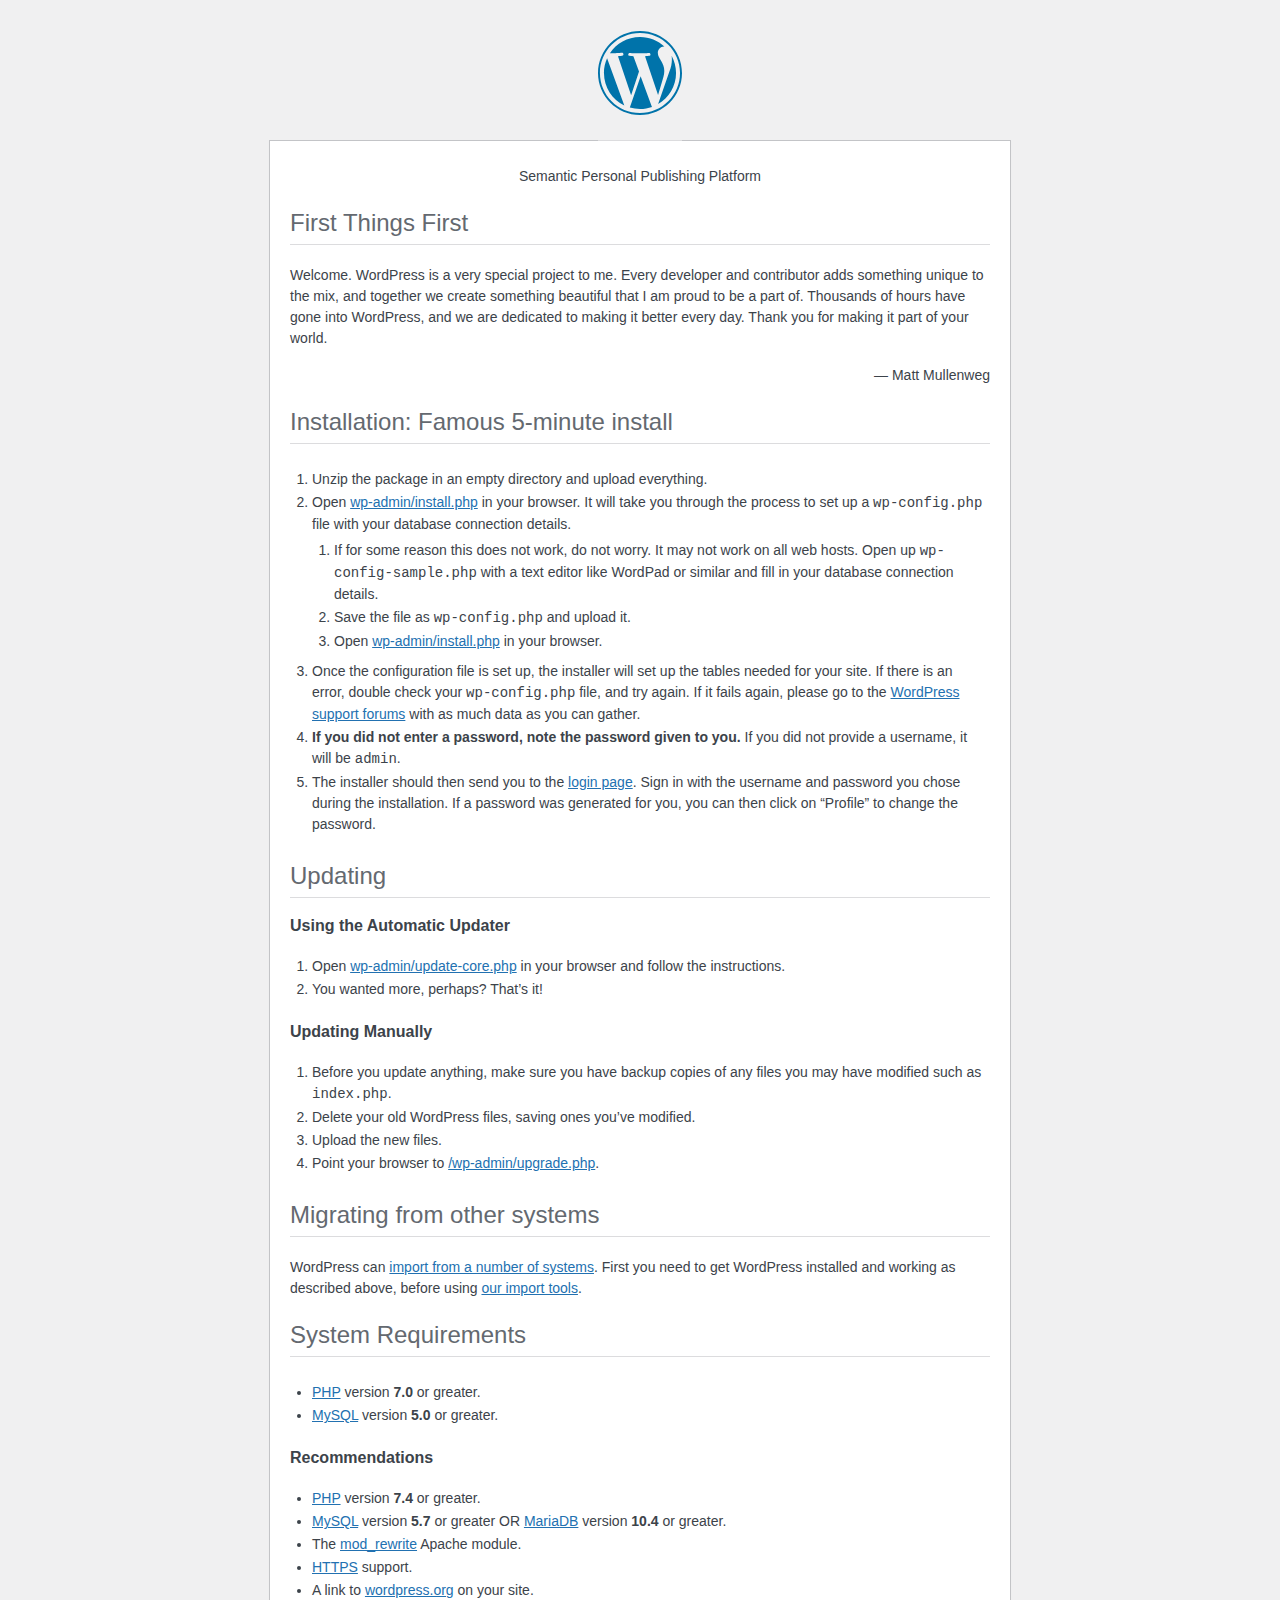
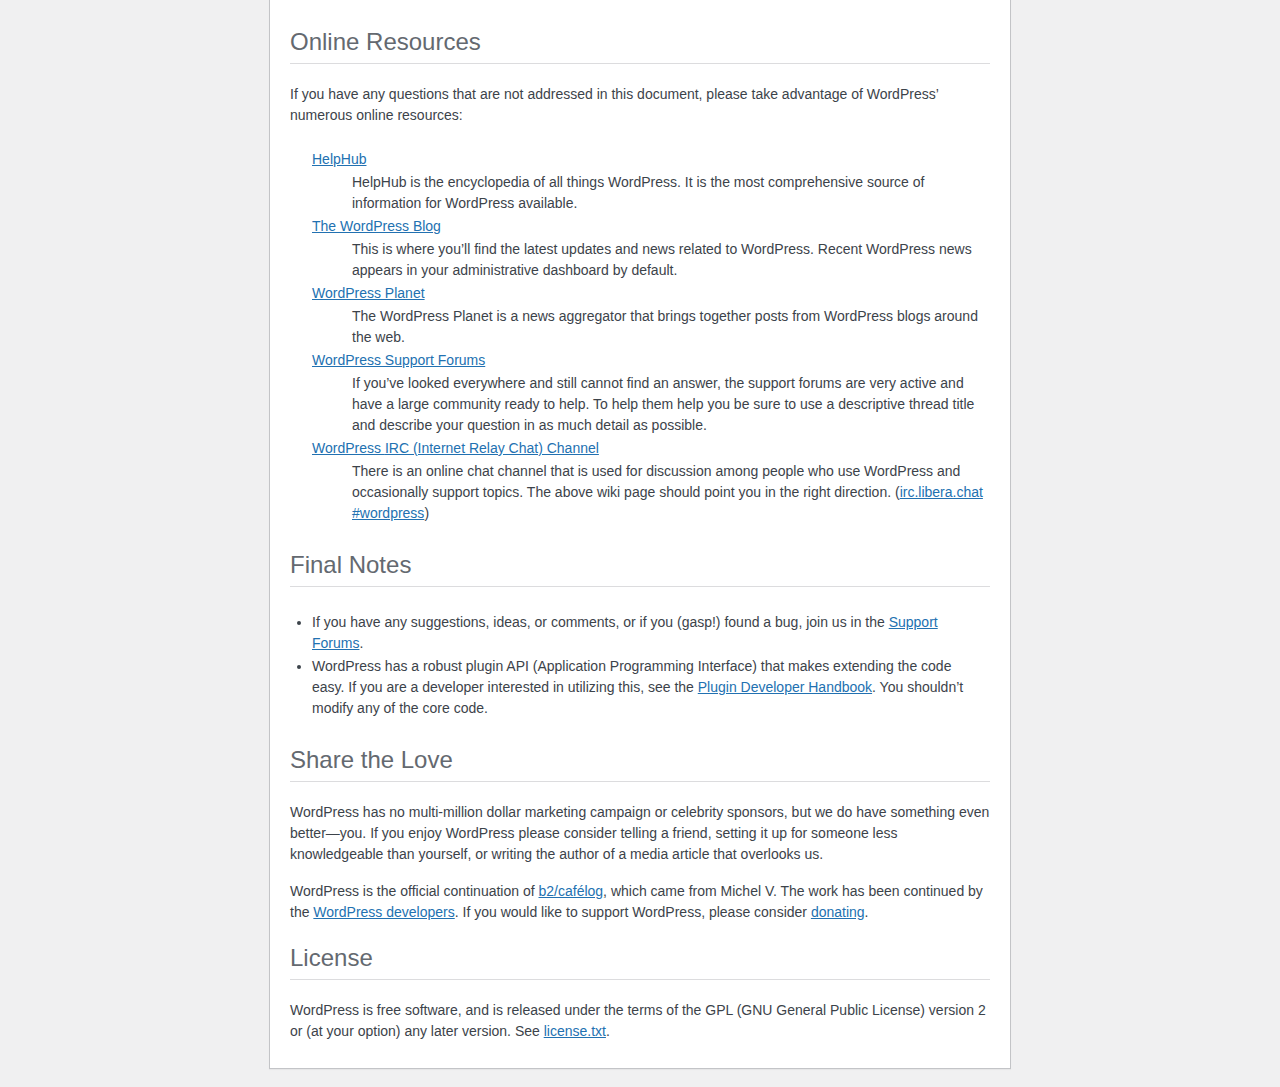
<file: readme.html>
<!DOCTYPE html>
<html lang="en">
<head>
	<meta name="viewport" content="width=device-width" />
	<meta http-equiv="Content-Type" content="text/html; charset=utf-8" />
	<title>WordPress &#8250; ReadMe</title>
	<link rel="stylesheet" href="wp-admin/css/install.css?ver=20100228" type="text/css" />
</head>
<body>
<h1 id="logo">
	<a href="https://wordpress.org/"><img alt="WordPress" src="wp-admin/images/wordpress-logo.png" /></a>
</h1>
<p style="text-align: center">Semantic Personal Publishing Platform</p>

<h2>First Things First</h2>
<p>Welcome. WordPress is a very special project to me. Every developer and contributor adds something unique to the mix, and together we create something beautiful that I am proud to be a part of. Thousands of hours have gone into WordPress, and we are dedicated to making it better every day. Thank you for making it part of your world.</p>
<p style="text-align: right">&#8212; Matt Mullenweg</p>

<h2>Installation: Famous 5-minute install</h2>
<ol>
	<li>Unzip the package in an empty directory and upload everything.</li>
	<li>Open <span class="file"><a href="wp-admin/install.php">wp-admin/install.php</a></span> in your browser. It will take you through the process to set up a <code>wp-config.php</code> file with your database connection details.
		<ol>
			<li>If for some reason this does not work, do not worry. It may not work on all web hosts. Open up <code>wp-config-sample.php</code> with a text editor like WordPad or similar and fill in your database connection details.</li>
			<li>Save the file as <code>wp-config.php</code> and upload it.</li>
			<li>Open <span class="file"><a href="wp-admin/install.php">wp-admin/install.php</a></span> in your browser.</li>
		</ol>
	</li>
	<li>Once the configuration file is set up, the installer will set up the tables needed for your site. If there is an error, double check your <code>wp-config.php</code> file, and try again. If it fails again, please go to the <a href="https://wordpress.org/support/forums/">WordPress support forums</a> with as much data as you can gather.</li>
	<li><strong>If you did not enter a password, note the password given to you.</strong> If you did not provide a username, it will be <code>admin</code>.</li>
	<li>The installer should then send you to the <a href="wp-login.php">login page</a>. Sign in with the username and password you chose during the installation. If a password was generated for you, you can then click on &#8220;Profile&#8221; to change the password.</li>
</ol>

<h2>Updating</h2>
<h3>Using the Automatic Updater</h3>
<ol>
	<li>Open <span class="file"><a href="wp-admin/update-core.php">wp-admin/update-core.php</a></span> in your browser and follow the instructions.</li>
	<li>You wanted more, perhaps? That&#8217;s it!</li>
</ol>

<h3>Updating Manually</h3>
<ol>
	<li>Before you update anything, make sure you have backup copies of any files you may have modified such as <code>index.php</code>.</li>
	<li>Delete your old WordPress files, saving ones you&#8217;ve modified.</li>
	<li>Upload the new files.</li>
	<li>Point your browser to <span class="file"><a href="wp-admin/upgrade.php">/wp-admin/upgrade.php</a>.</span></li>
</ol>

<h2>Migrating from other systems</h2>
<p>WordPress can <a href="https://wordpress.org/documentation/article/importing-content/">import from a number of systems</a>. First you need to get WordPress installed and working as described above, before using <a href="wp-admin/import.php">our import tools</a>.</p>

<h2>System Requirements</h2>
<ul>
	<li><a href="https://secure.php.net/">PHP</a> version <strong>7.0</strong> or greater.</li>
	<li><a href="https://www.mysql.com/">MySQL</a> version <strong>5.0</strong> or greater.</li>
</ul>

<h3>Recommendations</h3>
<ul>
	<li><a href="https://secure.php.net/">PHP</a> version <strong>7.4</strong> or greater.</li>
	<li><a href="https://www.mysql.com/">MySQL</a> version <strong>5.7</strong> or greater OR <a href="https://mariadb.org/">MariaDB</a> version <strong>10.4</strong> or greater.</li>
	<li>The <a href="https://httpd.apache.org/docs/2.2/mod/mod_rewrite.html">mod_rewrite</a> Apache module.</li>
	<li><a href="https://wordpress.org/news/2016/12/moving-toward-ssl/">HTTPS</a> support.</li>
	<li>A link to <a href="https://wordpress.org/">wordpress.org</a> on your site.</li>
</ul>

<h2>Online Resources</h2>
<p>If you have any questions that are not addressed in this document, please take advantage of WordPress&#8217; numerous online resources:</p>
<dl>
	<dt><a href="https://wordpress.org/documentation/">HelpHub</a></dt>
		<dd>HelpHub is the encyclopedia of all things WordPress. It is the most comprehensive source of information for WordPress available.</dd>
	<dt><a href="https://wordpress.org/news/">The WordPress Blog</a></dt>
		<dd>This is where you&#8217;ll find the latest updates and news related to WordPress. Recent WordPress news appears in your administrative dashboard by default.</dd>
	<dt><a href="https://planet.wordpress.org/">WordPress Planet</a></dt>
		<dd>The WordPress Planet is a news aggregator that brings together posts from WordPress blogs around the web.</dd>
	<dt><a href="https://wordpress.org/support/forums/">WordPress Support Forums</a></dt>
		<dd>If you&#8217;ve looked everywhere and still cannot find an answer, the support forums are very active and have a large community ready to help. To help them help you be sure to use a descriptive thread title and describe your question in as much detail as possible.</dd>
	<dt><a href="https://make.wordpress.org/support/handbook/appendix/other-support-locations/introduction-to-irc/">WordPress <abbr>IRC</abbr> (Internet Relay Chat) Channel</a></dt>
		<dd>There is an online chat channel that is used for discussion among people who use WordPress and occasionally support topics. The above wiki page should point you in the right direction. (<a href="https://web.libera.chat/#wordpress">irc.libera.chat #wordpress</a>)</dd>
</dl>

<h2>Final Notes</h2>
<ul>
	<li>If you have any suggestions, ideas, or comments, or if you (gasp!) found a bug, join us in the <a href="https://wordpress.org/support/forums/">Support Forums</a>.</li>
	<li>WordPress has a robust plugin <abbr>API</abbr> (Application Programming Interface) that makes extending the code easy. If you are a developer interested in utilizing this, see the <a href="https://developer.wordpress.org/plugins/">Plugin Developer Handbook</a>. You shouldn&#8217;t modify any of the core code.</li>
</ul>

<h2>Share the Love</h2>
<p>WordPress has no multi-million dollar marketing campaign or celebrity sponsors, but we do have something even better&#8212;you. If you enjoy WordPress please consider telling a friend, setting it up for someone less knowledgeable than yourself, or writing the author of a media article that overlooks us.</p>

<p>WordPress is the official continuation of <a href="https://cafelog.com/">b2/caf&#233;log</a>, which came from Michel V. The work has been continued by the <a href="https://wordpress.org/about/">WordPress developers</a>. If you would like to support WordPress, please consider <a href="https://wordpress.org/donate/">donating</a>.</p>

<h2>License</h2>
<p>WordPress is free software, and is released under the terms of the <abbr>GPL</abbr> (GNU General Public License) version 2 or (at your option) any later version. See <a href="license.txt">license.txt</a>.</p>

</body>
</html>
</file>
<file: wp-admin/css/install.css>
html {
	background: #f0f0f1;
	margin: 0 20px;
}

body {
	background: #fff;
	border: 1px solid #c3c4c7;
	color: #3c434a;
	font-family: -apple-system, BlinkMacSystemFont, "Segoe UI", Roboto, Oxygen-Sans, Ubuntu, Cantarell, "Helvetica Neue", sans-serif;
	margin: 140px auto 25px;
	padding: 20px 20px 10px;
	max-width: 700px;
	-webkit-font-smoothing: subpixel-antialiased;
	box-shadow: 0 1px 1px rgba(0, 0, 0, 0.04);
}

a {
	color: #2271b1;
}

a:hover,
a:active {
	color: #135e96;
}

a:focus {
	color: #043959;
	box-shadow:
		0 0 0 1px #4f94d4,
		0 0 2px 1px rgba(79, 148, 212, 0.8);
}

h1, h2 {
	border-bottom: 1px solid #dcdcde;
	clear: both;
	color: #646970;
	font-size: 24px;
	padding: 0 0 7px;
	font-weight: 400;
}

h3 {
	font-size: 16px;
}

p, li, dd, dt {
	padding-bottom: 2px;
	font-size: 14px;
	line-height: 1.5;
}

code, .code {
	font-family: Consolas, Monaco, monospace;
}

ul, ol, dl {
	padding: 5px 5px 5px 22px;
}

a img {
	border: 0
}
abbr {
	border: 0;
	font-variant: normal;
}

fieldset {
	border: 0;
	padding: 0;
	margin: 0;
}

label {
	cursor: pointer;
}

#logo {
	margin: -130px auto 25px;
	padding: 0 0 25px;
	width: 84px;
	height: 84px;
	overflow: hidden;
	background-image: url(../images/w-logo-blue.png?ver=20131202);
	background-image: none, url(../images/wordpress-logo.svg?ver=20131107);
	background-size: 84px;
	background-position: center top;
	background-repeat: no-repeat;
	color: #3c434a; /* same as login.css */
	font-size: 20px;
	font-weight: 400;
	line-height: 1.3em;
	text-decoration: none;
	text-align: center;
	text-indent: -9999px;
	outline: none;
}

.step {
	margin: 20px 0 15px;
}
.step, th {
	text-align: left;
	padding: 0;
}
.language-chooser.wp-core-ui .step .button.button-large {
	font-size: 14px;
}
textarea {
	border: 1px solid #dcdcde;
	font-family: -apple-system, BlinkMacSystemFont, "Segoe UI", Roboto, Oxygen-Sans, Ubuntu, Cantarell, "Helvetica Neue", sans-serif;
	width: 100%;
	box-sizing: border-box;
}

.form-table {
	border-collapse: collapse;
	margin-top: 1em;
	width: 100%;
}

.form-table td {
	margin-bottom: 9px;
	padding: 10px 20px 10px 0;
	font-size: 14px;
	vertical-align: top
}

.form-table th {
	font-size: 14px;
	text-align: left;
	padding: 10px 20px 10px 0;
	width: 115px;
	vertical-align: top;
}

.form-table code {
	line-height: 1.28571428;
	font-size: 14px;
}

.form-table p {
	margin: 4px 0 0;
	font-size: 11px;
}

.form-table .setup-description {
	margin: 4px 0 0;
	line-height: 1.6;
}

.form-table input {
	line-height: 1.33333333;
	font-size: 15px;
	padding: 3px 5px;
}

.wp-pwd {
	margin-top: 0;
}

.form-table .wp-pwd {
	display: flex;
	column-gap: 4px;
}

.form-table .password-input-wrapper {
	width: 100%;
}

input,
submit {
	font-family: -apple-system, BlinkMacSystemFont, "Segoe UI", Roboto, Oxygen-Sans, Ubuntu, Cantarell, "Helvetica Neue", sans-serif;
}

.form-table input[type=text],
.form-table input[type=email],
.form-table input[type=url],
.form-table input[type=password],
#pass-strength-result {
	width: 100%;
}

.form-table th p {
	font-weight: 400;
}

.form-table.install-success th,
.form-table.install-success td {
	vertical-align: middle;
	padding: 16px 20px 16px 0;
}

.form-table.install-success td p {
	margin: 0;
	font-size: 14px;
}

.form-table.install-success td code {
	margin: 0;
	font-size: 18px;
}

#error-page {
	margin-top: 50px;
}

#error-page p {
	font-size: 14px;
	line-height: 1.28571428;
	margin: 25px 0 20px;
}

#error-page code, .code {
	font-family: Consolas, Monaco, monospace;
}

.message {
	border-left: 4px solid #d63638;
	padding: .7em .6em;
	background-color: #fcf0f1;
}

/* rtl:ignore */
#dbname,
#uname,
#pwd,
#dbhost,
#prefix,
#user_login,
#admin_email,
#pass1,
#pass2 {
	direction: ltr;
}


/* localization */
body.rtl,
.rtl textarea,
.rtl input,
.rtl submit {
	font-family: Tahoma, sans-serif;
}

:lang(he-il) body.rtl,
:lang(he-il) .rtl textarea,
:lang(he-il) .rtl input,
:lang(he-il) .rtl submit {
	font-family: Arial, sans-serif;
}

@media only screen and (max-width: 799px) {
	body {
		margin-top: 115px;
	}
	#logo a {
		margin: -125px auto 30px;
	}
}

@media screen and (max-width: 782px) {

	.form-table {
		margin-top: 0;
	}

	.form-table th,
	.form-table td {
		display: block;
		width: auto;
		vertical-align: middle;
	}

	.form-table th {
		padding: 20px 0 0;
	}

	.form-table td {
		padding: 5px 0;
		border: 0;
		margin: 0;
	}

	textarea,
	input {
		font-size: 16px;
	}

	.form-table td input[type="text"],
	.form-table td input[type="email"],
	.form-table td input[type="url"],
	.form-table td input[type="password"],
	.form-table td select,
	.form-table td textarea,
	.form-table span.description {
		width: 100%;
		font-size: 16px;
		line-height: 1.5;
		padding: 7px 10px;
		display: block;
		max-width: none;
		box-sizing: border-box;
	}

	#pwd {
		padding-right: 2.5rem;
	}

	.wp-pwd #pass1 {
		padding-right: 50px;
	}

	.wp-pwd .button.wp-hide-pw {
		right: 0;
	}

	#pass-strength-result {
		width: 100%;
	}
}

body.language-chooser {
	max-width: 300px;
}

.language-chooser select {
	padding: 8px;
	width: 100%;
	display: block;
	border: 1px solid #dcdcde;
	background: #fff;
	color: #2c3338;
	font-size: 16px;
	font-family: Arial, sans-serif;
	font-weight: 400;
}

.language-chooser select:focus {
	color: #2c3338;
}

.language-chooser select option:hover,
.language-chooser select option:focus {
	color: #0a4b78;
}

.language-chooser .step {
	text-align: right;
}

.screen-reader-input,
.screen-reader-text {
	border: 0;
	clip: rect(1px, 1px, 1px, 1px);
	-webkit-clip-path: inset(50%);
	clip-path: inset(50%);
	height: 1px;
	margin: -1px;
	overflow: hidden;
	padding: 0;
	position: absolute;
	width: 1px;
	word-wrap: normal !important;
}

.spinner {
	background: url(../images/spinner.gif) no-repeat;
	background-size: 20px 20px;
	visibility: hidden;
	opacity: 0.7;
	filter: alpha(opacity=70);
	width: 20px;
	height: 20px;
	margin: 2px 5px 0;
}

.step .spinner {
	display: inline-block;
	vertical-align: middle;
	margin-right: 15px;
}

.button.hide-if-no-js,
.hide-if-no-js {
	display: none;
}

/**
 * HiDPI Displays
 */
@media print,
  (-webkit-min-device-pixel-ratio: 1.25),
  (min-resolution: 120dpi) {

	.spinner {
		background-image: url(../images/spinner-2x.gif);
	}

}
</file>
